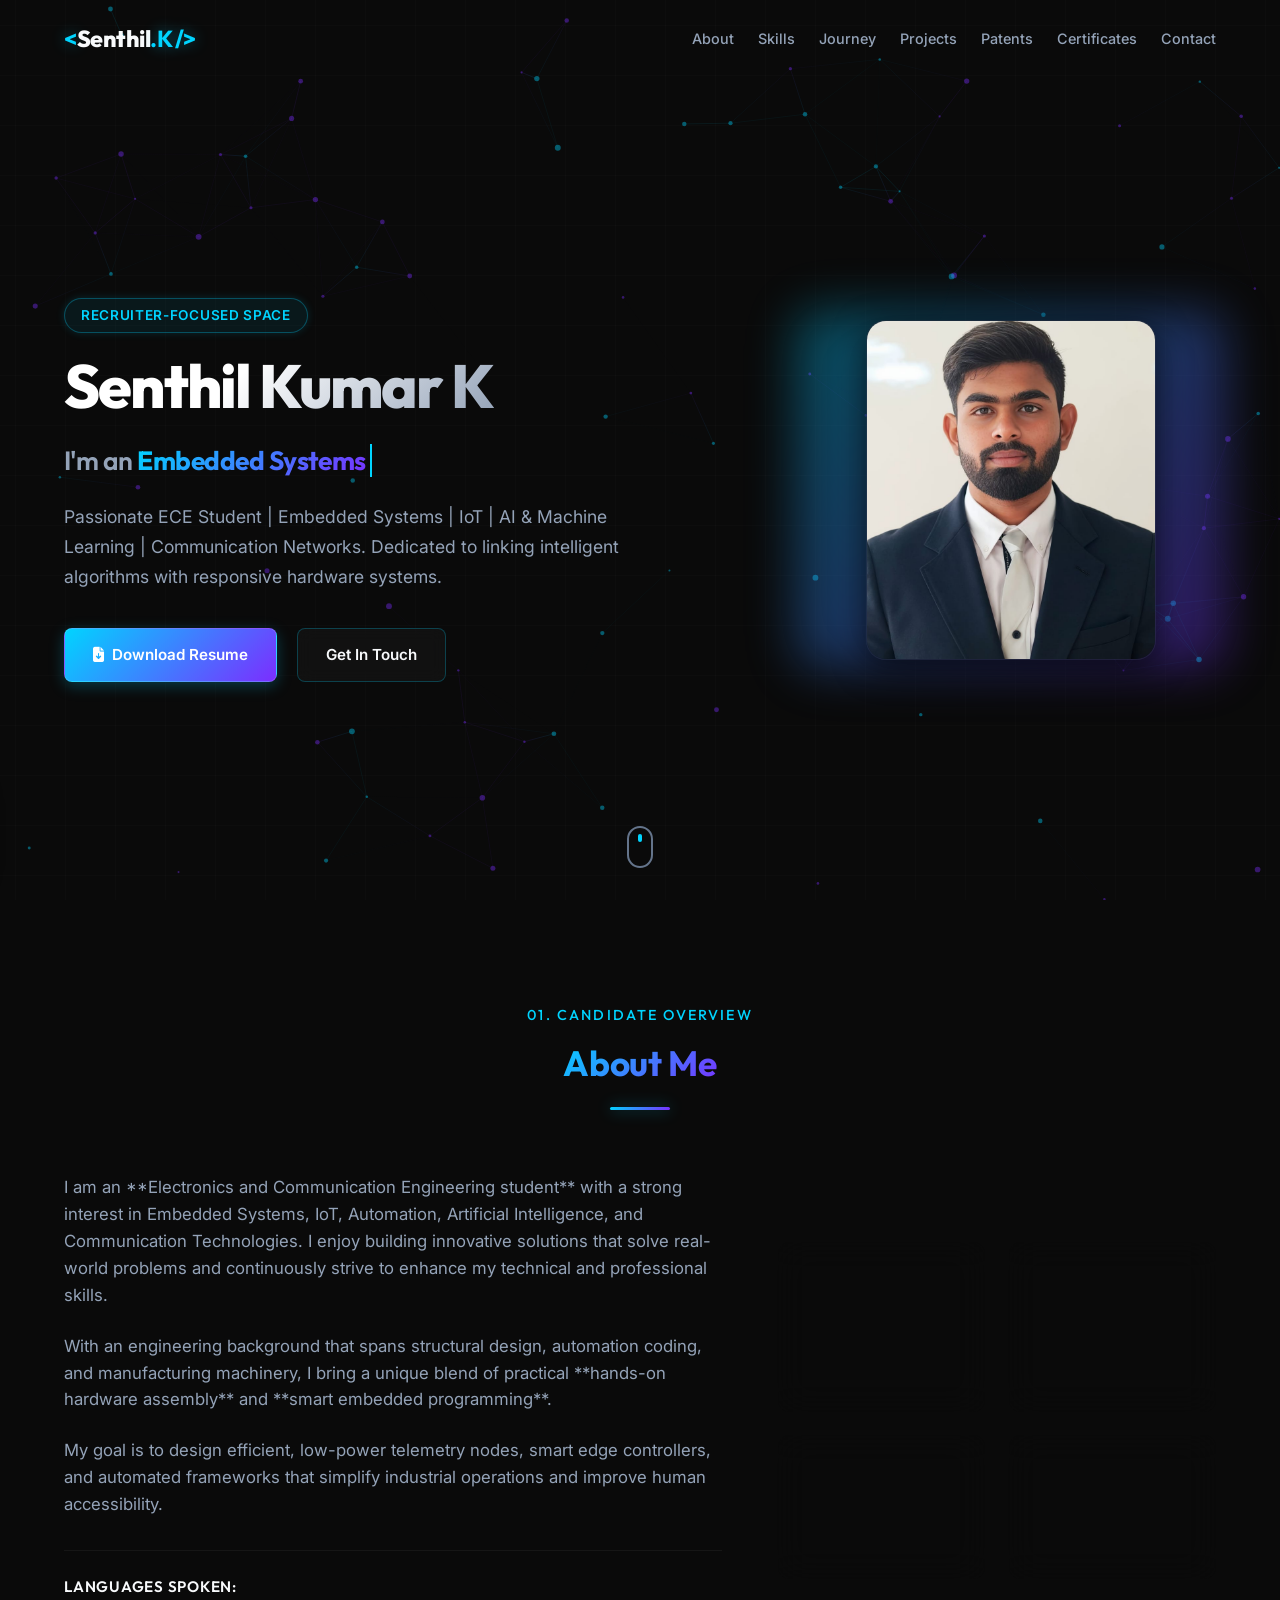
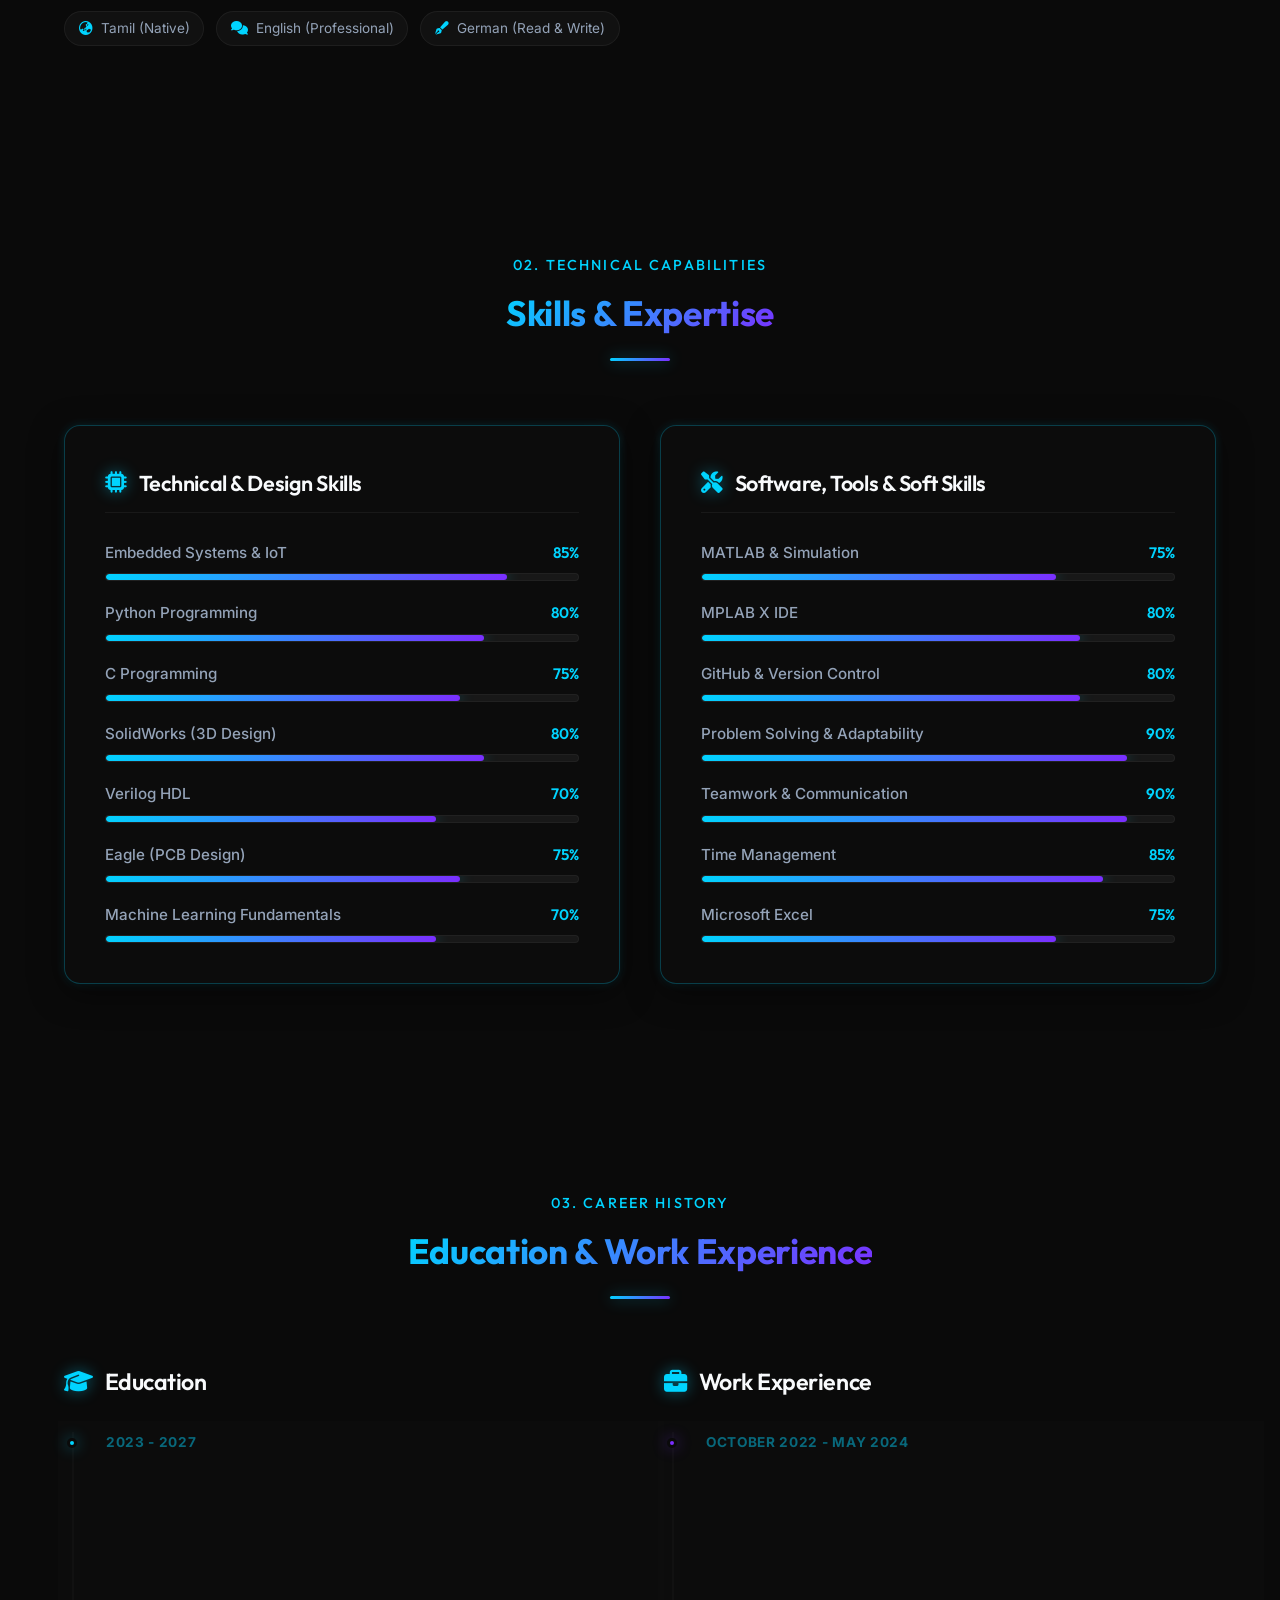
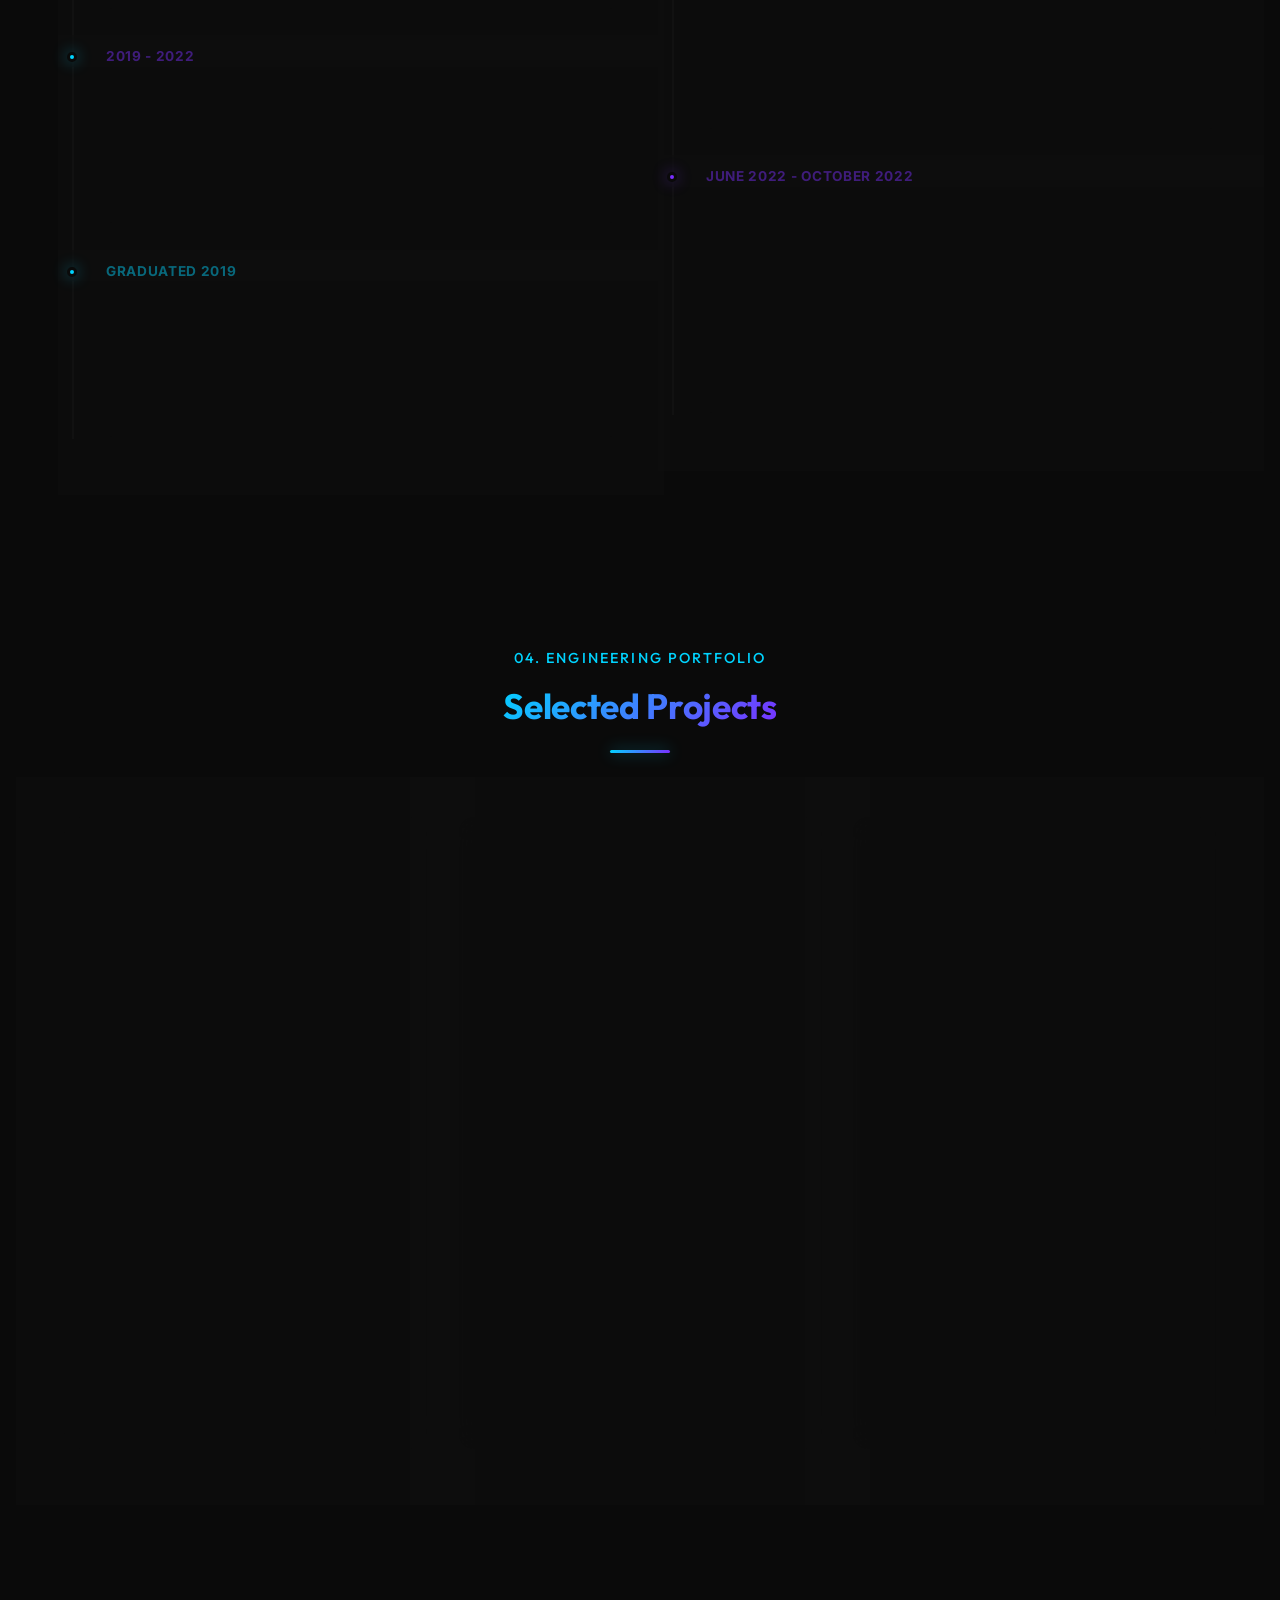
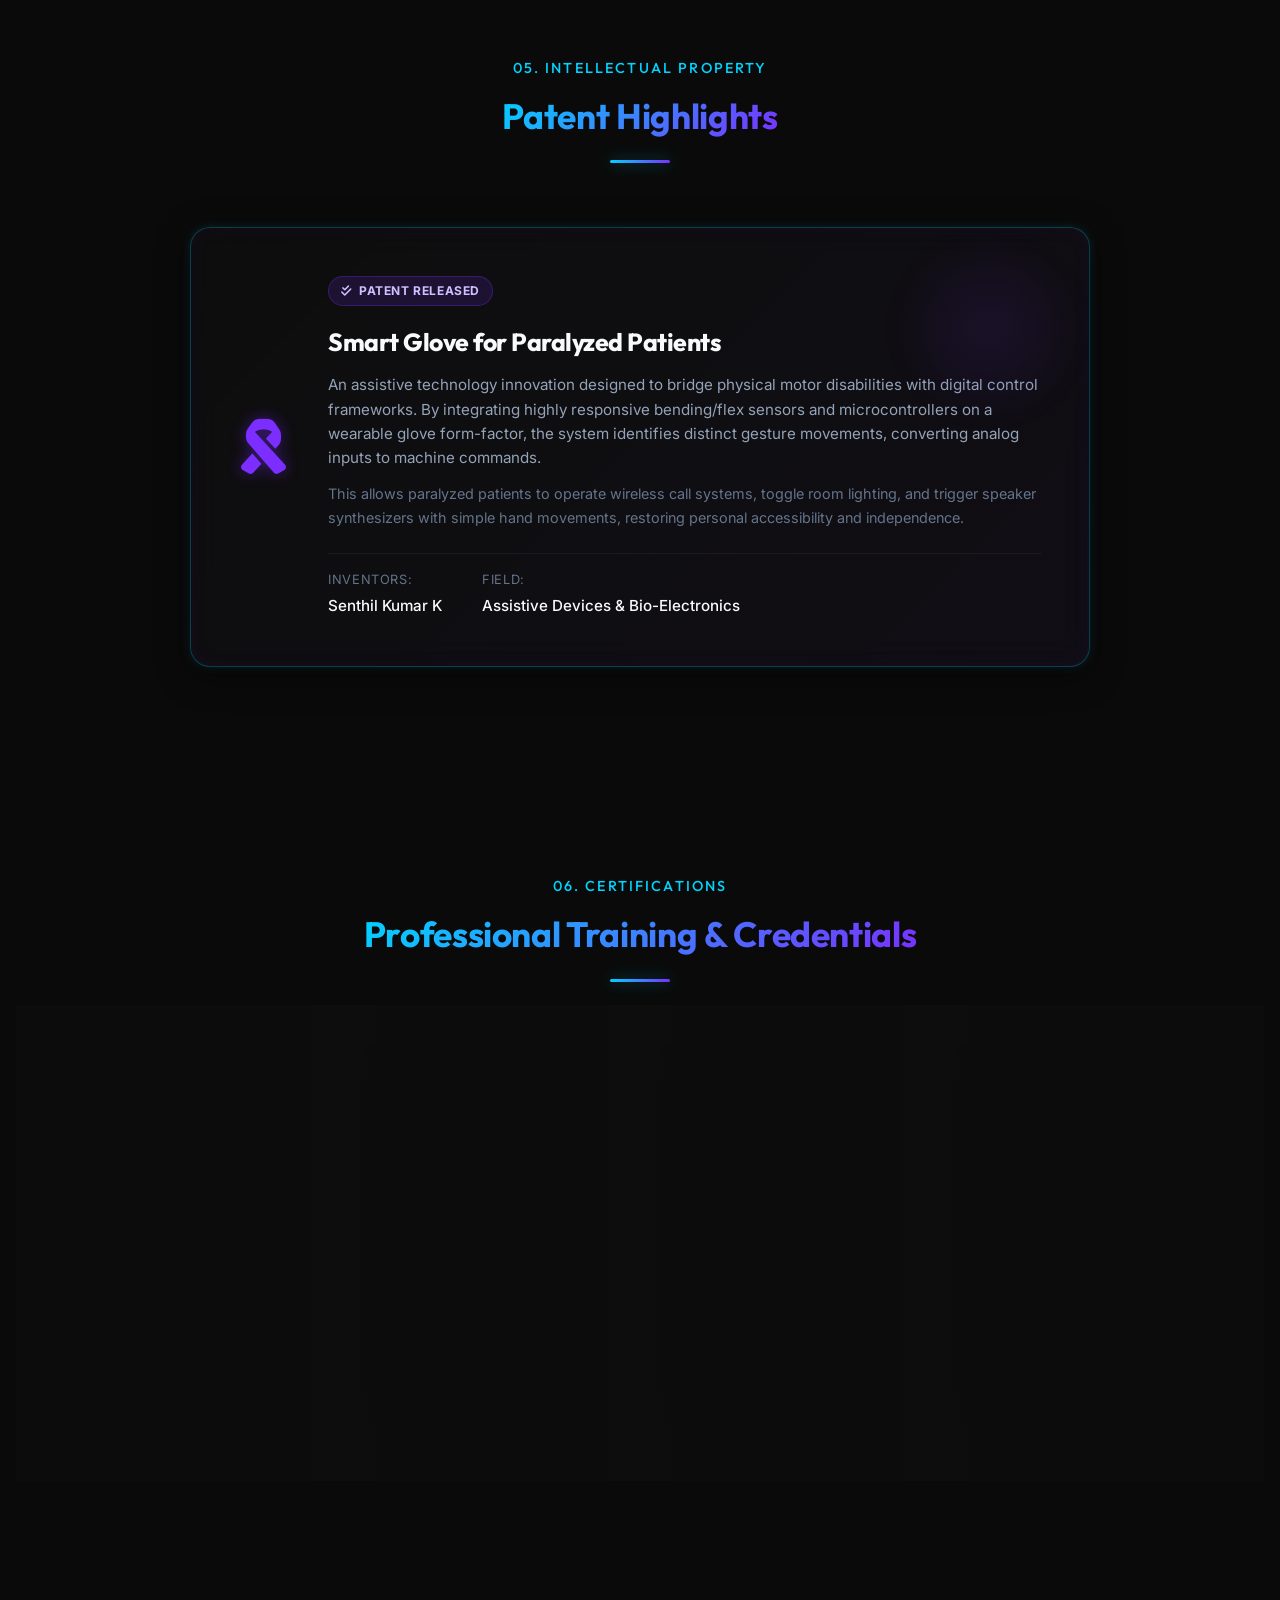
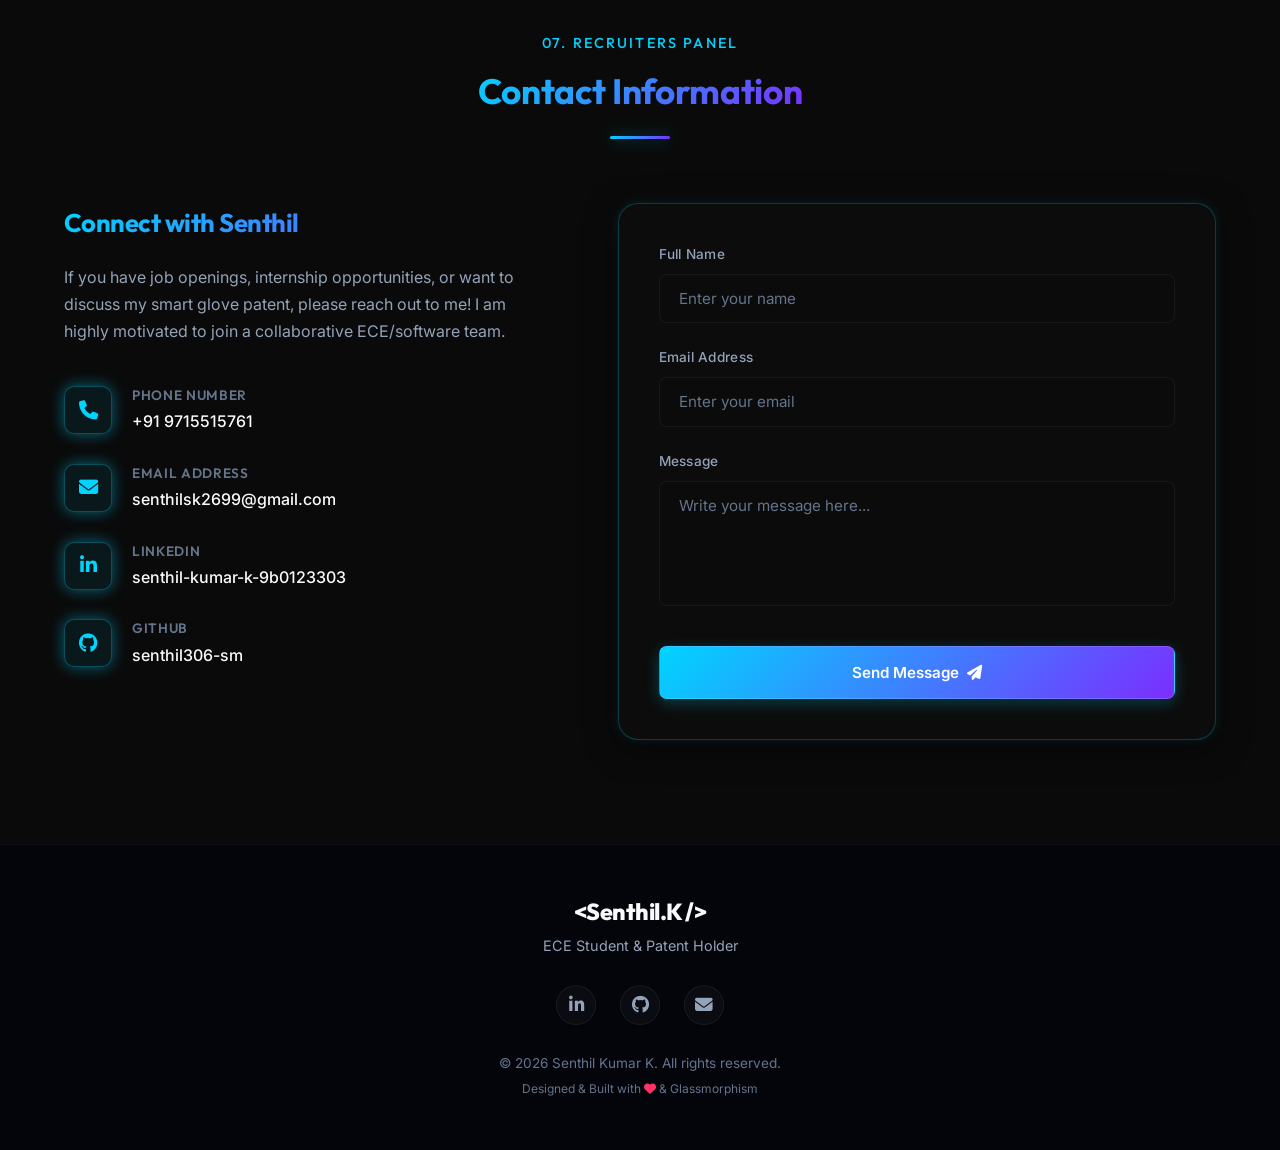
<file: index.html>
<!DOCTYPE html>
<html lang="en">
<head>
    <meta charset="UTF-8">
    <meta name="viewport" content="width=device-width, initial-scale=1.0">
    <title>Senthil Kumar K | ECE & Embedded Systems Portfolio</title>
    <meta name="description" content="Professional portfolio of Senthil Kumar K, an ECE student specializing in Embedded Systems, IoT, AI, and Automation. View projects, experience, and patent achievements.">
    <meta name="keywords" content="Senthil Kumar K, ECE, Embedded Systems, IoT, SNS College of Technology, Smart Glove Patent, Portfolio, Recruiter">
    <meta name="author" content="Senthil Kumar K">
    
    <!-- Open Graph / Facebook -->
    <meta property="og:type" content="website">
    <meta property="og:title" content="Senthil Kumar K | ECE Portfolio">
    <meta property="og:description" content="Recruiter-focused portfolio of Senthil Kumar K, ECE Student & Patent Holder.">
    <meta property="og:image" content="profile.jpg">
    
    <!-- Twitter -->
    <meta property="twitter:card" content="summary_large_image">
    <meta property="twitter:title" content="Senthil Kumar K | ECE Portfolio">
    <meta property="twitter:description" content="Recruiter-focused portfolio of Senthil Kumar K.">
    
    <!-- Google Fonts -->
    <link rel="preconnect" href="https://fonts.googleapis.com">
    <link rel="preconnect" href="https://fonts.gstatic.com" crossorigin>
    <link href="https://fonts.googleapis.com/css2?family=Inter:wght@300;400;500;600;700&family=Outfit:wght@400;500;600;700;800&display=swap" rel="stylesheet">
    
    <!-- Font Awesome Icons -->
    <link rel="stylesheet" href="https://cdnjs.cloudflare.com/ajax/libs/font-awesome/6.4.0/css/all.min.css">
    
    <!-- Stylesheet -->
    <link rel="stylesheet" href="style.css">
</head>
<body>
    
    <!-- Loading Animation -->
    <div id="loader" class="loader">
        <div class="loader-content">
            <div class="circuit-spinner"></div>
            <div class="loader-text">Loading Profile<span class="dots">...</span></div>
        </div>
    </div>

    <!-- Particle Background Canvas -->
    <canvas id="particle-canvas"></canvas>

    <!-- Header / Sticky Navigation Bar -->
    <header class="header">
        <div class="nav-container">
            <a href="#hero" class="logo" id="nav-logo">
                <span class="logo-accent">&lt;</span>Senthil<span class="logo-accent">.K /&gt;</span>
            </a>
            
            <!-- Mobile Menu Toggle Button -->
            <button class="mobile-menu-toggle" id="menu-toggle" aria-label="Toggle Menu">
                <span class="bar"></span>
                <span class="bar"></span>
                <span class="bar"></span>
            </button>
            
            <!-- Navigation Links -->
            <nav class="nav-menu" id="nav-menu">
                <ul>
                    <li><a href="#about" class="nav-link" id="link-about">About</a></li>
                    <li><a href="#skills" class="nav-link" id="link-skills">Skills</a></li>
                    <li><a href="#timeline" class="nav-link" id="link-timeline">Journey</a></li>
                    <li><a href="#projects" class="nav-link" id="link-projects">Projects</a></li>
                    <li><a href="#patent" class="nav-link" id="link-patent">Patents</a></li>
                    <li><a href="#certifications" class="nav-link" id="link-certifications">Certificates</a></li>
                    <li><a href="#contact" class="nav-link" id="link-contact">Contact</a></li>
                </ul>
            </nav>
        </div>
    </header>

    <main>
        <!-- 1. Hero Section -->
        <section id="hero" class="hero-section">
            <div class="container hero-container">
                <div class="hero-content">
                    <div class="glow-tag text-reveal">Recruiter-Focused Space</div>
                    <h1 class="hero-name text-reveal">Senthil Kumar K</h1>
                    <h2 class="hero-title text-reveal">
                        I'm an <span class="typing-text" id="typewriter-text"></span>
                    </h2>
                    <p class="hero-tagline text-reveal">
                        Passionate ECE Student | Embedded Systems | IoT | AI & Machine Learning | Communication Networks. Dedicated to linking intelligent algorithms with responsive hardware systems.
                    </p>
                    <div class="hero-cta text-reveal">
                        <a href="resume.pdf" download="Senthil_Kumar_K_Resume.pdf" class="btn btn-primary" id="btn-hero-resume">
                            <i class="fa-solid fa-file-arrow-down"></i> <span>Download Resume</span>
                        </a>
                        <a href="#contact" class="btn btn-secondary" id="btn-hero-contact">
                            <span>Get In Touch</span>
                        </a>
                    </div>
                </div>
                
                <div class="hero-image-container">
                    <div class="profile-glow-ring"></div>
                    <div class="profile-image-wrapper card-tilt">
                        <img src="profile.jpg" alt="Senthil Kumar K Profile" class="profile-image" id="profile-img">
                        <div class="profile-card-overlay">
                            <span class="overlay-name">Senthil Kumar K</span>
                            <span class="overlay-major">ECE Student & Patent Holder</span>
                        </div>
                    </div>
                </div>
            </div>
            <div class="scroll-indicator">
                <a href="#about" aria-label="Scroll Down">
                    <div class="mouse">
                        <div class="wheel"></div>
                    </div>
                </a>
            </div>
        </section>

        <!-- 2. About Me Section -->
        <section id="about" class="about-section section-padding">
            <div class="container">
                <div class="section-header">
                    <span class="subtitle">01. Candidate Overview</span>
                    <h2 class="section-title">About Me</h2>
                    <div class="header-underline"></div>
                </div>
                
                <div class="about-grid">
                    <div class="about-text scroll-reveal">
                        <p>
                            I am an **Electronics and Communication Engineering student** with a strong interest in Embedded Systems, IoT, Automation, Artificial Intelligence, and Communication Technologies. I enjoy building innovative solutions that solve real-world problems and continuously strive to enhance my technical and professional skills.
                        </p>
                        <p>
                            With an engineering background that spans structural design, automation coding, and manufacturing machinery, I bring a unique blend of practical **hands-on hardware assembly** and **smart embedded programming**.
                        </p>
                        <p>
                            My goal is to design efficient, low-power telemetry nodes, smart edge controllers, and automated frameworks that simplify industrial operations and improve human accessibility.
                        </p>
                        
                        <div class="languages-box">
                            <h4 class="languages-title">Languages Spoken:</h4>
                            <div class="language-tags">
                                <span class="lang-tag"><i class="fa-solid fa-earth-asia"></i> Tamil (Native)</span>
                                <span class="lang-tag"><i class="fa-solid fa-comments"></i> English (Professional)</span>
                                <span class="lang-tag"><i class="fa-solid fa-pen-fancy"></i> German (Read & Write)</span>
                            </div>
                        </div>
                    </div>
                    
                    <div class="about-stats scroll-reveal">
                        <div class="stat-card">
                            <span class="stat-num">1</span>
                            <span class="stat-label">Released Patent</span>
                        </div>
                        <div class="stat-card">
                            <span class="stat-num">3+</span>
                            <span class="stat-label">Core Hardware Projects</span>
                        </div>
                        <div class="stat-card">
                            <span class="stat-num">2 Years</span>
                            <span class="stat-label">Industrial Experience</span>
                        </div>
                        <div class="stat-card">
                            <span class="stat-num">7.5</span>
                            <span class="stat-label">B.E. CGPA Score</span>
                        </div>
                    </div>
                </div>
            </div>
        </section>

        <!-- 3. Skills Section with Progress Bars -->
        <section id="skills" class="skills-section section-padding">
            <div class="container">
                <div class="section-header">
                    <span class="subtitle">02. Technical Capabilities</span>
                    <h2 class="section-title">Skills & Expertise</h2>
                    <div class="header-underline"></div>
                </div>

                <div class="skills-category-grid">
                    <!-- Column 1: Technical & Design Skills -->
                    <div class="skill-category-card scroll-reveal">
                        <h3><i class="fa-solid fa-microchip"></i> Technical & Design Skills</h3>
                        <div class="skill-bars-list">
                            <!-- Skill 1 -->
                            <div class="skill-bar-item">
                                <div class="skill-info">
                                    <span class="skill-name">Embedded Systems & IoT</span>
                                    <span class="skill-pct">85%</span>
                                </div>
                                <div class="progress-track">
                                    <div class="progress-fill" data-progress="85%"></div>
                                </div>
                            </div>
                            <!-- Skill 2 -->
                            <div class="skill-bar-item">
                                <div class="skill-info">
                                    <span class="skill-name">Python Programming</span>
                                    <span class="skill-pct">80%</span>
                                </div>
                                <div class="progress-track">
                                    <div class="progress-fill" data-progress="80%"></div>
                                </div>
                            </div>
                            <!-- Skill 3 -->
                            <div class="skill-bar-item">
                                <div class="skill-info">
                                    <span class="skill-name">C Programming</span>
                                    <span class="skill-pct">75%</span>
                                </div>
                                <div class="progress-track">
                                    <div class="progress-fill" data-progress="75%"></div>
                                </div>
                            </div>
                            <!-- Skill 4 -->
                            <div class="skill-bar-item">
                                <div class="skill-info">
                                    <span class="skill-name">SolidWorks (3D Design)</span>
                                    <span class="skill-pct">80%</span>
                                </div>
                                <div class="progress-track">
                                    <div class="progress-fill" data-progress="80%"></div>
                                </div>
                            </div>
                            <!-- Skill 5 -->
                            <div class="skill-bar-item">
                                <div class="skill-info">
                                    <span class="skill-name">Verilog HDL</span>
                                    <span class="skill-pct">70%</span>
                                </div>
                                <div class="progress-track">
                                    <div class="progress-fill" data-progress="70%"></div>
                                </div>
                            </div>
                            <!-- Skill 6 -->
                            <div class="skill-bar-item">
                                <div class="skill-info">
                                    <span class="skill-name">Eagle (PCB Design)</span>
                                    <span class="skill-pct">75%</span>
                                </div>
                                <div class="progress-track">
                                    <div class="progress-fill" data-progress="75%"></div>
                                </div>
                            </div>
                            <!-- Skill 7 -->
                            <div class="skill-bar-item">
                                <div class="skill-info">
                                    <span class="skill-name">Machine Learning Fundamentals</span>
                                    <span class="skill-pct">70%</span>
                                </div>
                                <div class="progress-track">
                                    <div class="progress-fill" data-progress="70%"></div>
                                </div>
                            </div>
                        </div>
                    </div>

                    <!-- Column 2: Software Tools & Soft Skills -->
                    <div class="skill-category-card scroll-reveal">
                        <h3><i class="fa-solid fa-screwdriver-wrench"></i> Software, Tools & Soft Skills</h3>
                        <div class="skill-bars-list">
                            <!-- Skill 1 -->
                            <div class="skill-bar-item">
                                <div class="skill-info">
                                    <span class="skill-name">MATLAB & Simulation</span>
                                    <span class="skill-pct">75%</span>
                                </div>
                                <div class="progress-track">
                                    <div class="progress-fill" data-progress="75%"></div>
                                </div>
                            </div>
                            <!-- Skill 2 -->
                            <div class="skill-bar-item">
                                <div class="skill-info">
                                    <span class="skill-name">MPLAB X IDE</span>
                                    <span class="skill-pct">80%</span>
                                </div>
                                <div class="progress-track">
                                    <div class="progress-fill" data-progress="80%"></div>
                                </div>
                            </div>
                            <!-- Skill 3 -->
                            <div class="skill-bar-item">
                                <div class="skill-info">
                                    <span class="skill-name">GitHub & Version Control</span>
                                    <span class="skill-pct">80%</span>
                                </div>
                                <div class="progress-track">
                                    <div class="progress-fill" data-progress="80%"></div>
                                </div>
                            </div>
                            <!-- Skill 4 -->
                            <div class="skill-bar-item">
                                <div class="skill-info">
                                    <span class="skill-name">Problem Solving & Adaptability</span>
                                    <span class="skill-pct">90%</span>
                                </div>
                                <div class="progress-track">
                                    <div class="progress-fill" data-progress="90%"></div>
                                </div>
                            </div>
                            <!-- Skill 5 -->
                            <div class="skill-bar-item">
                                <div class="skill-info">
                                    <span class="skill-name">Teamwork & Communication</span>
                                    <span class="skill-pct">90%</span>
                                </div>
                                <div class="progress-track">
                                    <div class="progress-fill" data-progress="90%"></div>
                                </div>
                            </div>
                            <!-- Skill 6 -->
                            <div class="skill-bar-item">
                                <div class="skill-info">
                                    <span class="skill-name">Time Management</span>
                                    <span class="skill-pct">85%</span>
                                </div>
                                <div class="progress-track">
                                    <div class="progress-fill" data-progress="85%"></div>
                                </div>
                            </div>
                            <!-- Skill 7 -->
                            <div class="skill-bar-item">
                                <div class="skill-info">
                                    <span class="skill-name">Microsoft Excel</span>
                                    <span class="skill-pct">75%</span>
                                </div>
                                <div class="progress-track">
                                    <div class="progress-fill" data-progress="75%"></div>
                                </div>
                            </div>
                        </div>
                    </div>
                </div>
            </div>
        </section>

        <!-- 4. Combined Education & Experience timelines -->
        <section id="timeline" class="timeline-section section-padding">
            <div class="container">
                <div class="section-header">
                    <span class="subtitle">03. Career History</span>
                    <h2 class="section-title">Education & Work Experience</h2>
                    <div class="header-underline"></div>
                </div>

                <div class="dual-timeline-grid">
                    <!-- Left Timeline: Education -->
                    <div class="timeline-column scroll-reveal">
                        <h3 class="column-title"><i class="fa-solid fa-graduation-cap"></i> Education</h3>
                        <div class="sub-timeline">
                            
                            <!-- B.E. Card -->
                            <div class="sub-timeline-item">
                                <div class="sub-timeline-dot"></div>
                                <div class="sub-timeline-date">2023 - 2027</div>
                                <div class="sub-timeline-content">
                                    <h4 class="edu-degree">Bachelor of Engineering (ECE)</h4>
                                    <p class="edu-inst">SNS College of Technology</p>
                                    <div class="timeline-score-badge">CGPA: 7.5</div>
                                </div>
                            </div>

                            <!-- Diploma Card -->
                            <div class="sub-timeline-item">
                                <div class="sub-timeline-dot"></div>
                                <div class="sub-timeline-date">2019 - 2022</div>
                                <div class="sub-timeline-content">
                                    <h4 class="edu-degree">Diploma in Engineering</h4>
                                    <p class="edu-inst">Sri Ranganathar Institute of Polytechnic College</p>
                                    <div class="timeline-score-badge">Percentage: 86%</div>
                                </div>
                            </div>

                            <!-- SSLC Card -->
                            <div class="sub-timeline-item">
                                <div class="sub-timeline-dot"></div>
                                <div class="sub-timeline-date">Graduated 2019</div>
                                <div class="sub-timeline-content">
                                    <h4 class="edu-degree">SSLC Secondary Schooling</h4>
                                    <p class="edu-inst">Government High School</p>
                                    <div class="timeline-score-badge">Percentage: 58%</div>
                                </div>
                            </div>

                        </div>
                    </div>

                    <!-- Right Timeline: Work Experience -->
                    <div class="timeline-column scroll-reveal">
                        <h3 class="column-title"><i class="fa-solid fa-briefcase"></i> Work Experience</h3>
                        <div class="sub-timeline">

                            <!-- Job 1 -->
                            <div class="sub-timeline-item">
                                <div class="sub-timeline-dot experience-dot"></div>
                                <div class="sub-timeline-date">October 2022 - May 2024</div>
                                <div class="sub-timeline-content">
                                    <h4 class="work-role">Machine Operator</h4>
                                    <p class="work-company">Js Autocast India Pvt Ltd</p>
                                    <ul class="work-tasks">
                                        <li>Operated advanced Mazak and DMG machining systems.</li>
                                        <li>Performed high-precision quality inspections of products.</li>
                                        <li>Used ERP manufacturing database systems for production tracking.</li>
                                        <li>Optimized machine cycles to ensure quality and timeline efficiency.</li>
                                    </ul>
                                </div>
                            </div>

                            <!-- Job 2 -->
                            <div class="sub-timeline-item">
                                <div class="sub-timeline-dot experience-dot"></div>
                                <div class="sub-timeline-date">June 2022 - October 2022</div>
                                <div class="sub-timeline-content">
                                    <h4 class="work-role">Machine Operator</h4>
                                    <p class="work-company">Water Tec India Pvt Ltd</p>
                                    <ul class="work-tasks">
                                        <li>Handled high-volume assembly and fabrication of bathroom fittings.</li>
                                        <li>Executed regular structural quality testing and inspections.</li>
                                        <li>Provided general machine maintenance and calibration support.</li>
                                    </ul>
                                </div>
                            </div>

                        </div>
                    </div>
                </div>
            </div>
        </section>

        <!-- 5. Projects Section -->
        <section id="projects" class="projects-section section-padding">
            <div class="container">
                <div class="section-header">
                    <span class="subtitle">04. Engineering Portfolio</span>
                    <h2 class="section-title">Selected Projects</h2>
                    <div class="header-underline"></div>
                </div>

                <div class="projects-grid">
                    <!-- Project 1 (Patented Smart Glove) -->
                    <article class="project-card patent-featured scroll-reveal">
                        <div class="project-image-box">
                            <i class="fa-solid fa-hand-sparkles project-default-icon"></i>
                            <div class="project-badge">Patented Idea</div>
                        </div>
                        <div class="project-content">
                            <h3 class="project-title">Smart Glove for Paralyzed Patients</h3>
                            <p class="project-desc">
                                Developed an assistive tech smart glove featuring custom sensors and microcontrollers that converts fine finger and hand motions into electrical signals to control communication screens and smart home appliances, increasing mobility for paralyzed individuals.
                            </p>
                            <div class="project-tech">
                                <span>Sensors</span>
                                <span>Microcontrollers</span>
                                <span>Embedded Systems</span>
                                <span>Assistive Tech</span>
                            </div>
                            <div class="project-links">
                                <a href="https://github.com/senthil306-sm" target="_blank" rel="noopener" class="btn-project-link" id="btn-project-glove-github">
                                    <i class="fa-brands fa-github"></i> GitHub
                                </a>
                                <a href="#patent" class="btn-project-link btn-project-demo" id="btn-project-glove-patent">
                                    <i class="fa-solid fa-certificate"></i> View Patent
                                </a>
                            </div>
                        </div>
                    </article>

                    <!-- Project 2 (Automated Speed Control) -->
                    <article class="project-card scroll-reveal">
                        <div class="project-image-box">
                            <i class="fa-solid fa-gauge-high project-default-icon"></i>
                            <div class="project-badge">Automation</div>
                        </div>
                        <div class="project-content">
                            <h3 class="project-title">Automated Speed Control System</h3>
                            <p class="project-desc">
                                Designed a closed-loop DC motor speed regulation system using feedback sensors and a microcontroller to automatically correct shaft velocity under shifting physical load constraints.
                            </p>
                            <div class="project-tech">
                                <span>Sensors</span>
                                <span>Motor Control</span>
                                <span>Microcontrollers</span>
                                <span>PID Logic</span>
                            </div>
                            <div class="project-links">
                                <a href="https://github.com/senthil306-sm" target="_blank" rel="noopener" class="btn-project-link" id="btn-project-speed-github">
                                    <i class="fa-brands fa-github"></i> GitHub
                                </a>
                                <a href="#" target="_blank" rel="noopener" class="btn-project-link btn-project-demo" id="btn-project-speed-demo">
                                    <i class="fa-solid fa-arrow-up-right-from-square"></i> Demo
                                </a>
                            </div>
                        </div>
                    </article>

                    <!-- Project 3 (Gas Spring Trolley) -->
                    <article class="project-card scroll-reveal">
                        <div class="project-image-box">
                            <i class="fa-solid fa-dolly project-default-icon"></i>
                            <div class="project-badge">Mechanical Design</div>
                        </div>
                        <div class="project-content">
                            <h3 class="project-title">Automated Gas Spring Trolley</h3>
                            <p class="project-desc">
                                Engineered an automated gas spring logistics trolley in SolidWorks for heavy industrial material handling. The design minimizes user strain by absorbing lifting momentum through pressurized pneumatic pistons.
                            </p>
                            <div class="project-tech">
                                <span>SolidWorks</span>
                                <span>Automation</span>
                                <span>Gas Spring System</span>
                                <span>Industrial Safety</span>
                            </div>
                            <div class="project-links">
                                <a href="https://github.com/senthil306-sm" target="_blank" rel="noopener" class="btn-project-link" id="btn-project-trolley-github">
                                    <i class="fa-brands fa-github"></i> GitHub
                                </a>
                                <a href="#" target="_blank" rel="noopener" class="btn-project-link btn-project-demo" id="btn-project-trolley-demo">
                                    <i class="fa-solid fa-arrow-up-right-from-square"></i> Demo
                                </a>
                            </div>
                        </div>
                    </article>
                </div>
            </div>
        </section>

        <!-- 6. Patent Highlight Section -->
        <section id="patent" class="patent-section section-padding">
            <div class="container">
                <div class="section-header">
                    <span class="subtitle">05. Intellectual Property</span>
                    <h2 class="section-title">Patent Highlights</h2>
                    <div class="header-underline"></div>
                </div>

                <div class="patent-showcase-card scroll-reveal">
                    <div class="patent-icon-wrapper">
                        <i class="fa-solid fa-ribbon"></i>
                    </div>
                    <div class="patent-details-content">
                        <span class="patent-status-badge"><i class="fa-solid fa-check-double"></i> PATENT RELEASED</span>
                        <h3 class="patent-card-title">Smart Glove for Paralyzed Patients</h3>
                        <p class="patent-card-desc">
                            An assistive technology innovation designed to bridge physical motor disabilities with digital control frameworks. By integrating highly responsive bending/flex sensors and microcontrollers on a wearable glove form-factor, the system identifies distinct gesture movements, converting analog inputs to machine commands. 
                        </p>
                        <p class="patent-card-subdesc">
                            This allows paralyzed patients to operate wireless call systems, toggle room lighting, and trigger speaker synthesizers with simple hand movements, restoring personal accessibility and independence.
                        </p>
                        <div class="patent-specs-grid">
                            <div class="spec-item">
                                <span class="spec-label">Inventors:</span>
                                <span class="spec-value">Senthil Kumar K</span>
                            </div>
                            <div class="spec-item">
                                <span class="spec-label">Field:</span>
                                <span class="spec-value">Assistive Devices & Bio-Electronics</span>
                            </div>
                        </div>
                    </div>
                </div>
            </div>
        </section>

        <!-- 7. Certifications Section -->
        <section id="certifications" class="certifications-section section-padding">
            <div class="container">
                <div class="section-header">
                    <span class="subtitle">06. Certifications</span>
                    <h2 class="section-title">Professional Training & Credentials</h2>
                    <div class="header-underline"></div>
                </div>

                <div class="certifications-grid">
                    <!-- Cert 1 -->
                    <div class="cert-card scroll-reveal">
                        <div class="cert-icon"><i class="fa-brands fa-microsoft"></i></div>
                        <h3 class="cert-title">Microsoft Azure Fundamentals</h3>
                        <p class="cert-desc">Core cloud computing concepts, Azure services, database management, security principles, and privacy operations.</p>
                        <span class="cert-year">2025</span>
                    </div>

                    <!-- Cert 2 -->
                    <div class="cert-card scroll-reveal">
                        <div class="cert-icon"><i class="fa-brands fa-aws"></i></div>
                        <h3 class="cert-title">AWS Machine Learning Foundations</h3>
                        <p class="cert-desc">Underlying cloud ML pipelines, data preparation models, computer vision APIs, and training datasets on AWS SageMaker.</p>
                        <span class="cert-year">2025</span>
                    </div>

                    <!-- Cert 3 -->
                    <div class="cert-card scroll-reveal">
                        <div class="cert-icon"><i class="fa-solid fa-snowflake"></i></div>
                        <h3 class="cert-title">SnowPro Associate</h3>
                        <p class="cert-desc">Detailed warehousing concepts, Snowflake core architecture, scalable database queries, and virtual computing layers.</p>
                        <span class="cert-year">Certified</span>
                    </div>

                    <!-- Cert 4 -->
                    <div class="cert-card scroll-reveal">
                        <div class="cert-icon"><i class="fa-brands fa-salesforce"></i></div>
                        <h3 class="cert-title">Agentforce Specialist</h3>
                        <p class="cert-desc">Credential in deploying Salesforce Agentforce framework, creating intelligent automated agents, and CRM action flows.</p>
                        <span class="cert-year">Salesforce</span>
                    </div>
                </div>
            </div>
        </section>

        <!-- 8. Contact Section -->
        <section id="contact" class="contact-section section-padding">
            <div class="container">
                <div class="section-header">
                    <span class="subtitle">07. Recruiters Panel</span>
                    <h2 class="section-title">Contact Information</h2>
                    <div class="header-underline"></div>
                </div>

                <div class="contact-grid">
                    <!-- Info Column -->
                    <div class="contact-info scroll-reveal">
                        <h3>Connect with Senthil</h3>
                        <p>
                            If you have job openings, internship opportunities, or want to discuss my smart glove patent, please reach out to me! I am highly motivated to join a collaborative ECE/software team.
                        </p>
                        
                        <div class="info-list">
                            <div class="info-item">
                                <i class="fa-solid fa-phone info-icon"></i>
                                <div>
                                    <h4>Phone Number</h4>
                                    <a href="tel:+919715515761" id="phone-link">+91 9715515761</a>
                                </div>
                            </div>
                            <div class="info-item">
                                <i class="fa-solid fa-envelope info-icon"></i>
                                <div>
                                    <h4>Email Address</h4>
                                    <a href="mailto:senthilsk2699@gmail.com" id="mail-link">senthilsk2699@gmail.com</a>
                                </div>
                            </div>
                            <div class="info-item">
                                <i class="fa-brands fa-linkedin-in info-icon"></i>
                                <div>
                                    <h4>LinkedIn</h4>
                                    <a href="https://linkedin.com/in/senthil-kumar-k-9b0123303" target="_blank" rel="noopener" id="linkedin-link">senthil-kumar-k-9b0123303</a>
                                </div>
                            </div>
                            <div class="info-item">
                                <i class="fa-brands fa-github info-icon"></i>
                                <div>
                                    <h4>GitHub</h4>
                                    <a href="https://github.com/senthil306-sm" target="_blank" rel="noopener" id="github-link">senthil306-sm</a>
                                </div>
                            </div>
                        </div>
                    </div>

                    <!-- Form Column -->
                    <div class="contact-form-wrapper scroll-reveal">
                        <form id="contact-form" class="contact-form">
                            <div class="form-group">
                                <label for="form-name">Full Name</label>
                                <div class="input-wrapper">
                                    <input type="text" id="form-name" name="name" required placeholder="Enter your name">
                                    <span class="focus-border"></span>
                                </div>
                            </div>
                            <div class="form-group">
                                <label for="form-email">Email Address</label>
                                <div class="input-wrapper">
                                    <input type="email" id="form-email" name="email" required placeholder="Enter your email">
                                    <span class="focus-border"></span>
                                </div>
                            </div>
                            <div class="form-group">
                                <label for="form-message">Message</label>
                                <div class="input-wrapper">
                                    <textarea id="form-message" name="message" required rows="5" placeholder="Write your message here..."></textarea>
                                    <span class="focus-border"></span>
                                </div>
                            </div>
                            
                            <button type="submit" class="btn btn-primary btn-submit" id="btn-submit-contact">
                                <span>Send Message</span> <i class="fa-solid fa-paper-plane"></i>
                            </button>
                        </form>
                    </div>
                </div>
            </div>
        </section>
    </main>

    <!-- Professional Footer -->
    <footer class="footer">
        <div class="container footer-container">
            <div class="footer-brand">
                <a href="#hero" class="logo">&lt;Senthil.K /&gt;</a>
                <p>ECE Student &amp; Patent Holder</p>
            </div>
            
            <div class="footer-socials">
                <a href="https://linkedin.com/in/senthil-kumar-k-9b0123303" target="_blank" rel="noopener" aria-label="LinkedIn" id="footer-linkedin"><i class="fa-brands fa-linkedin-in"></i></a>
                <a href="https://github.com/senthil306-sm" target="_blank" rel="noopener" aria-label="GitHub" id="footer-github"><i class="fa-brands fa-github"></i></a>
                <a href="mailto:senthilsk2699@gmail.com" aria-label="Email" id="footer-email"><i class="fa-solid fa-envelope"></i></a>
            </div>
            
            <div class="footer-copyright">
                <p>&copy; 2026 Senthil Kumar K. All rights reserved.</p>
                <p class="footer-subtext">Designed & Built with <i class="fa-solid fa-heart animate-heart"></i> & Glassmorphism</p>
            </div>
        </div>
    </footer>

    <!-- Back to Top Button with Scroll Progress -->
    <button id="back-to-top" class="back-to-top" aria-label="Back to Top">
        <svg class="progress-ring" width="48" height="48">
            <circle class="progress-ring__circle" stroke="#00D4FF" stroke-width="3" fill="transparent" r="21" cx="24" cy="24"/>
        </svg>
        <i class="fa-solid fa-arrow-up arrow-icon"></i>
    </button>

    <!-- Toast Notification container -->
    <div id="toast" class="toast">
        <div class="toast-content">
            <i class="fa-solid fa-circle-check toast-icon"></i>
            <div class="toast-details">
                <span class="toast-title">Message Sent!</span>
                <span class="toast-msg">Thank you, I'll get back to you soon.</span>
            </div>
        </div>
    </div>

    <!-- JavaScript File -->
    <script src="script.js"></script>
</body>
</html>
</file>
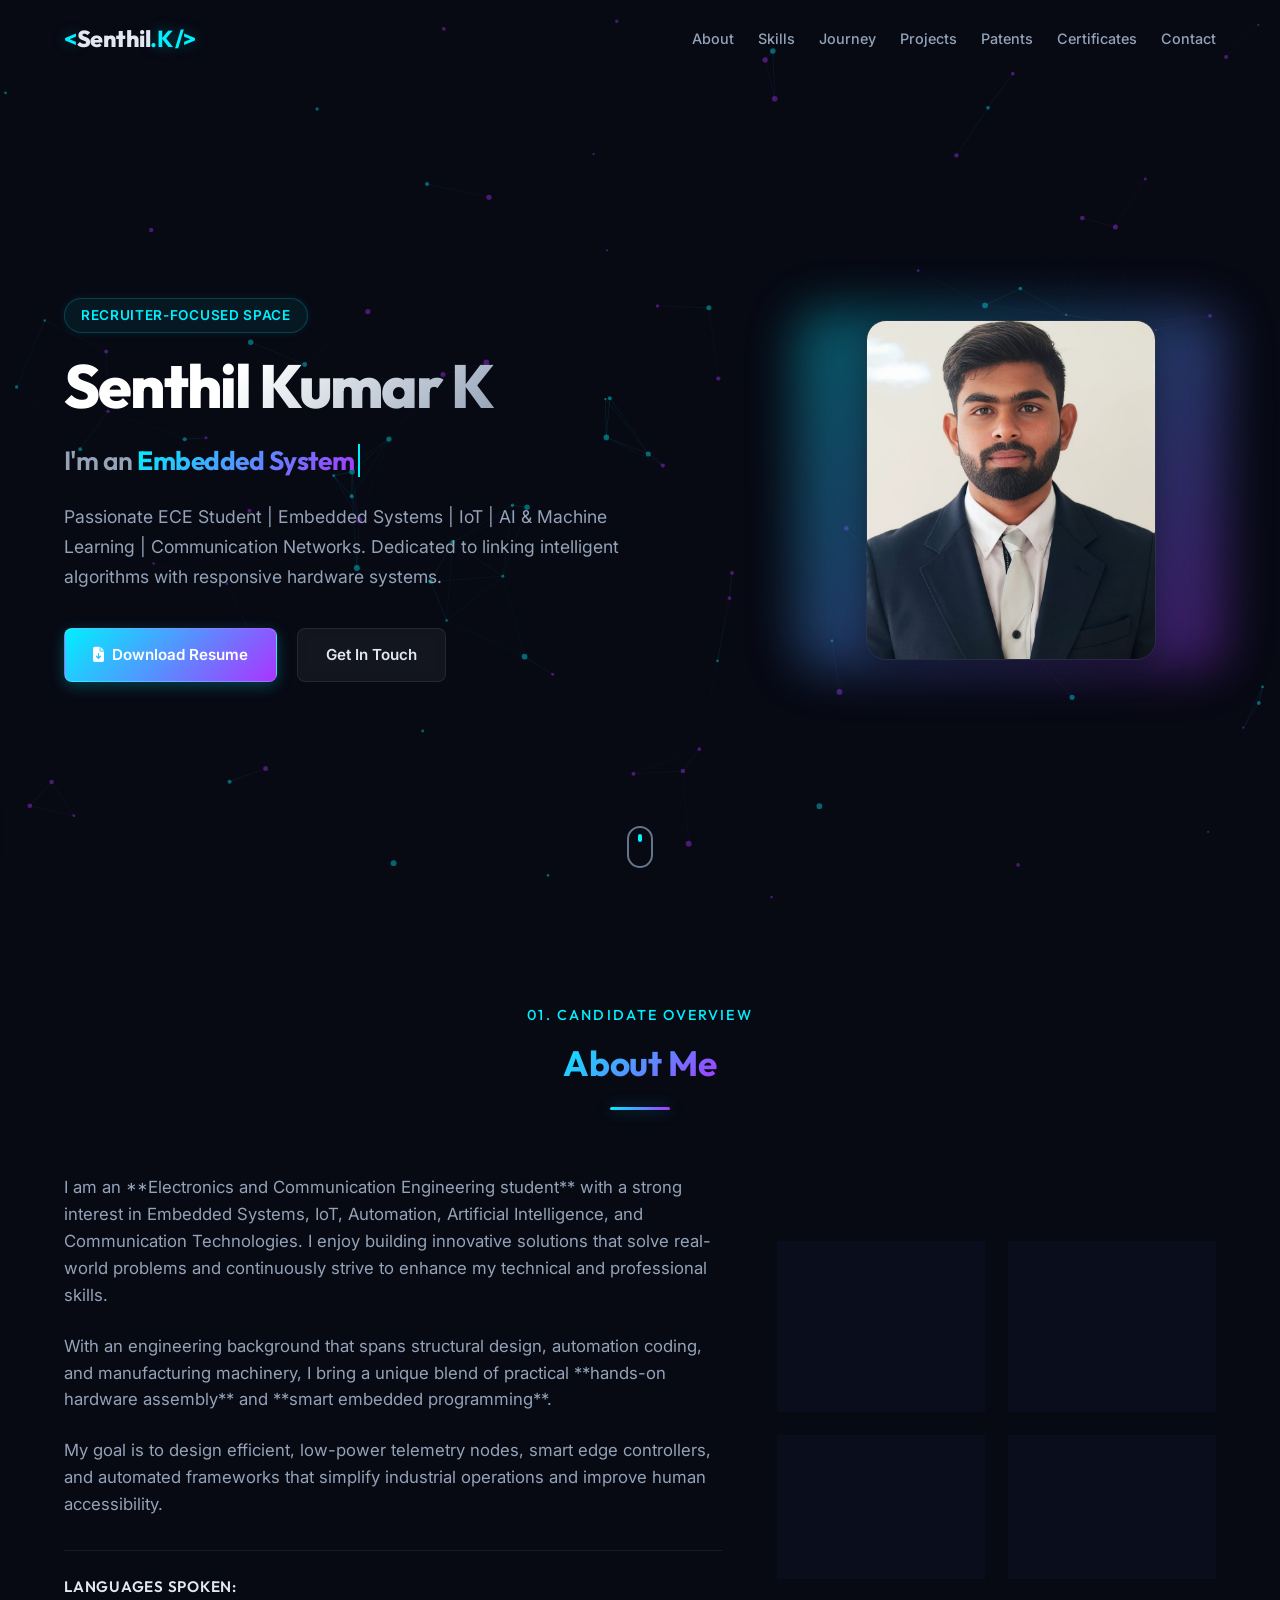
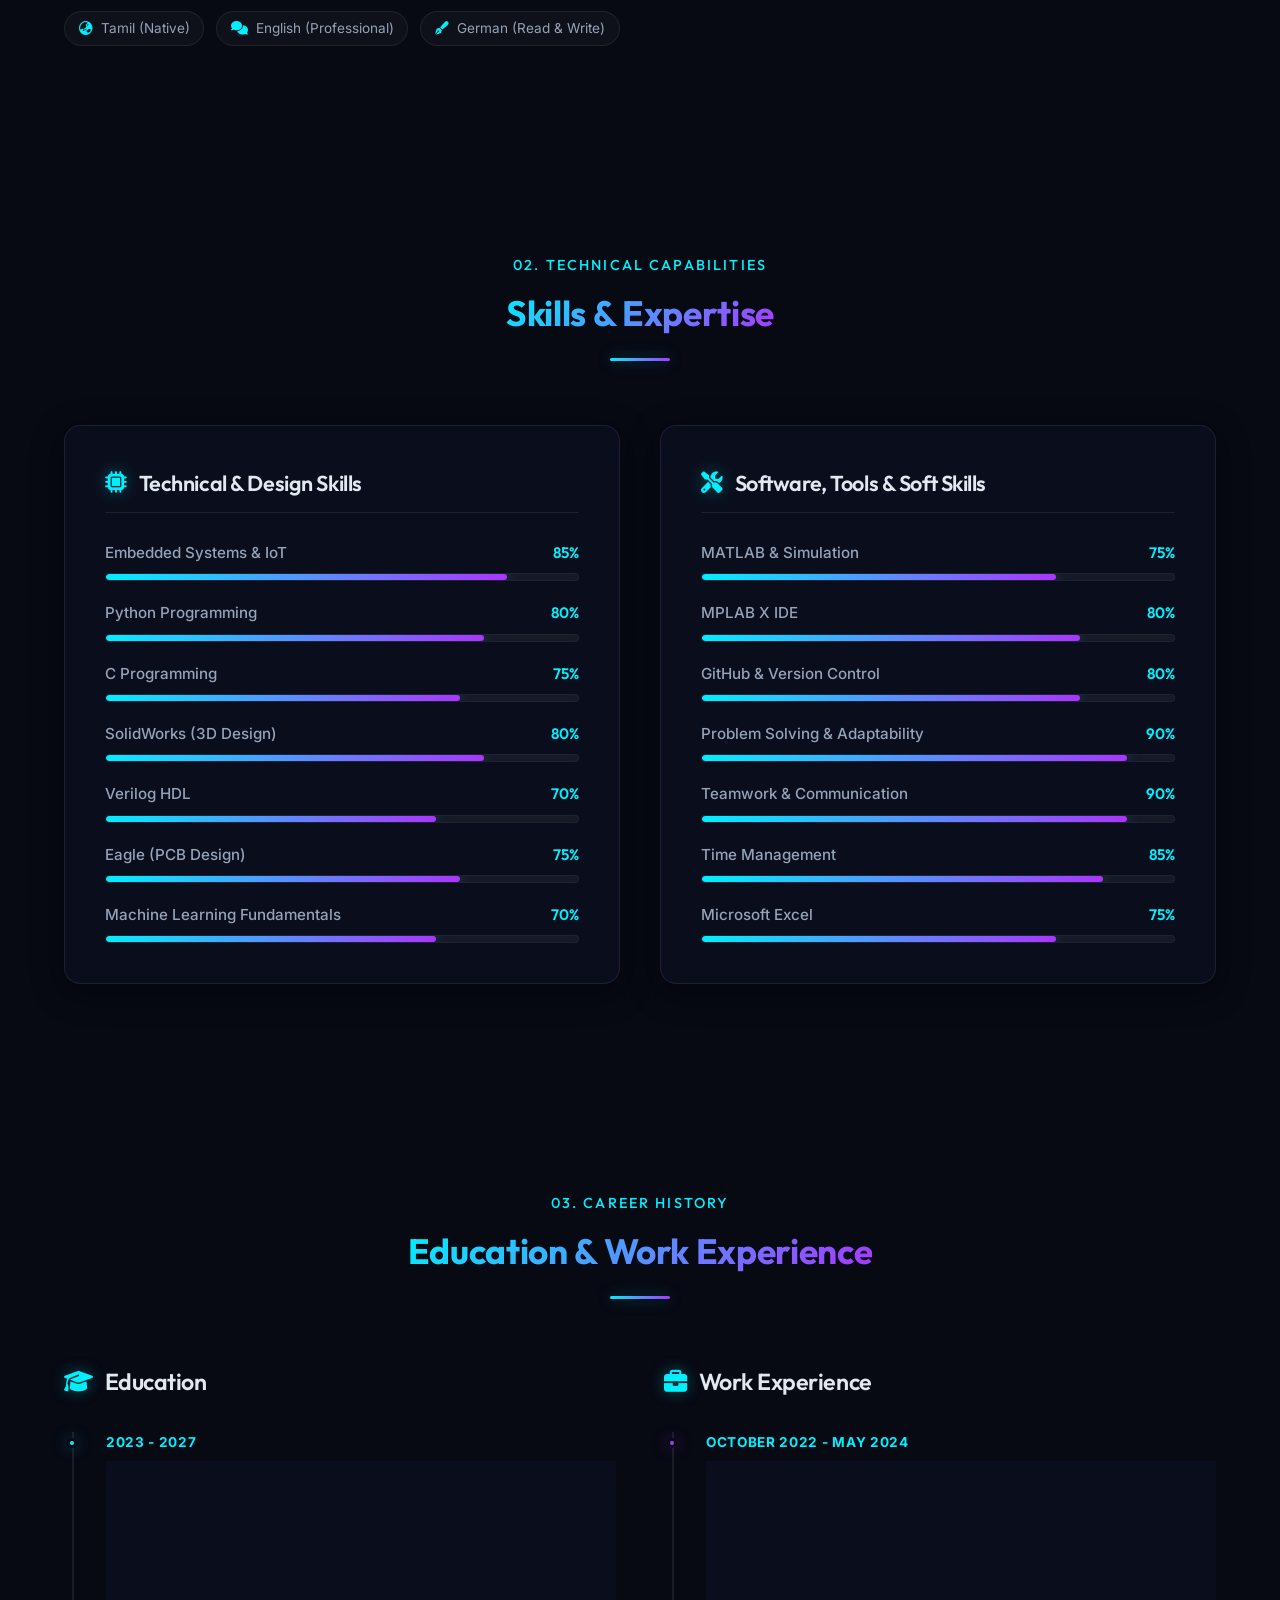
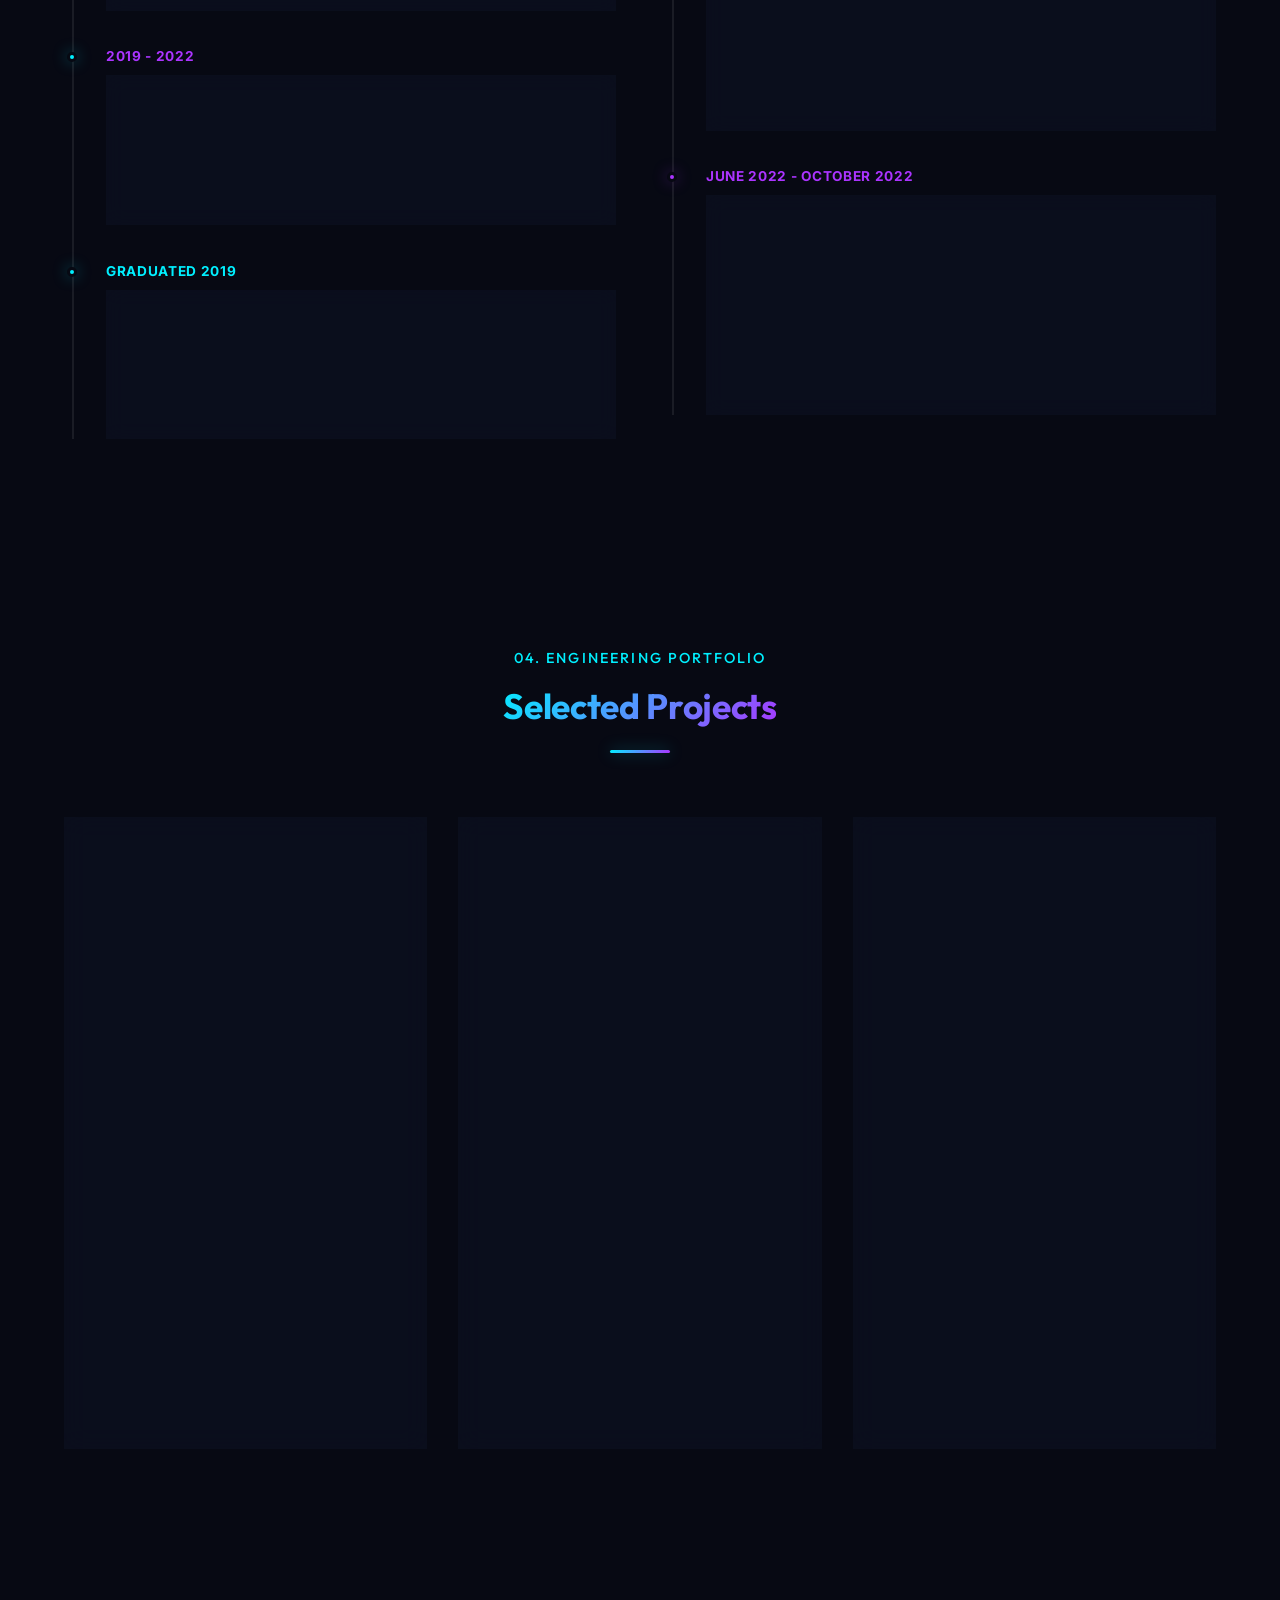
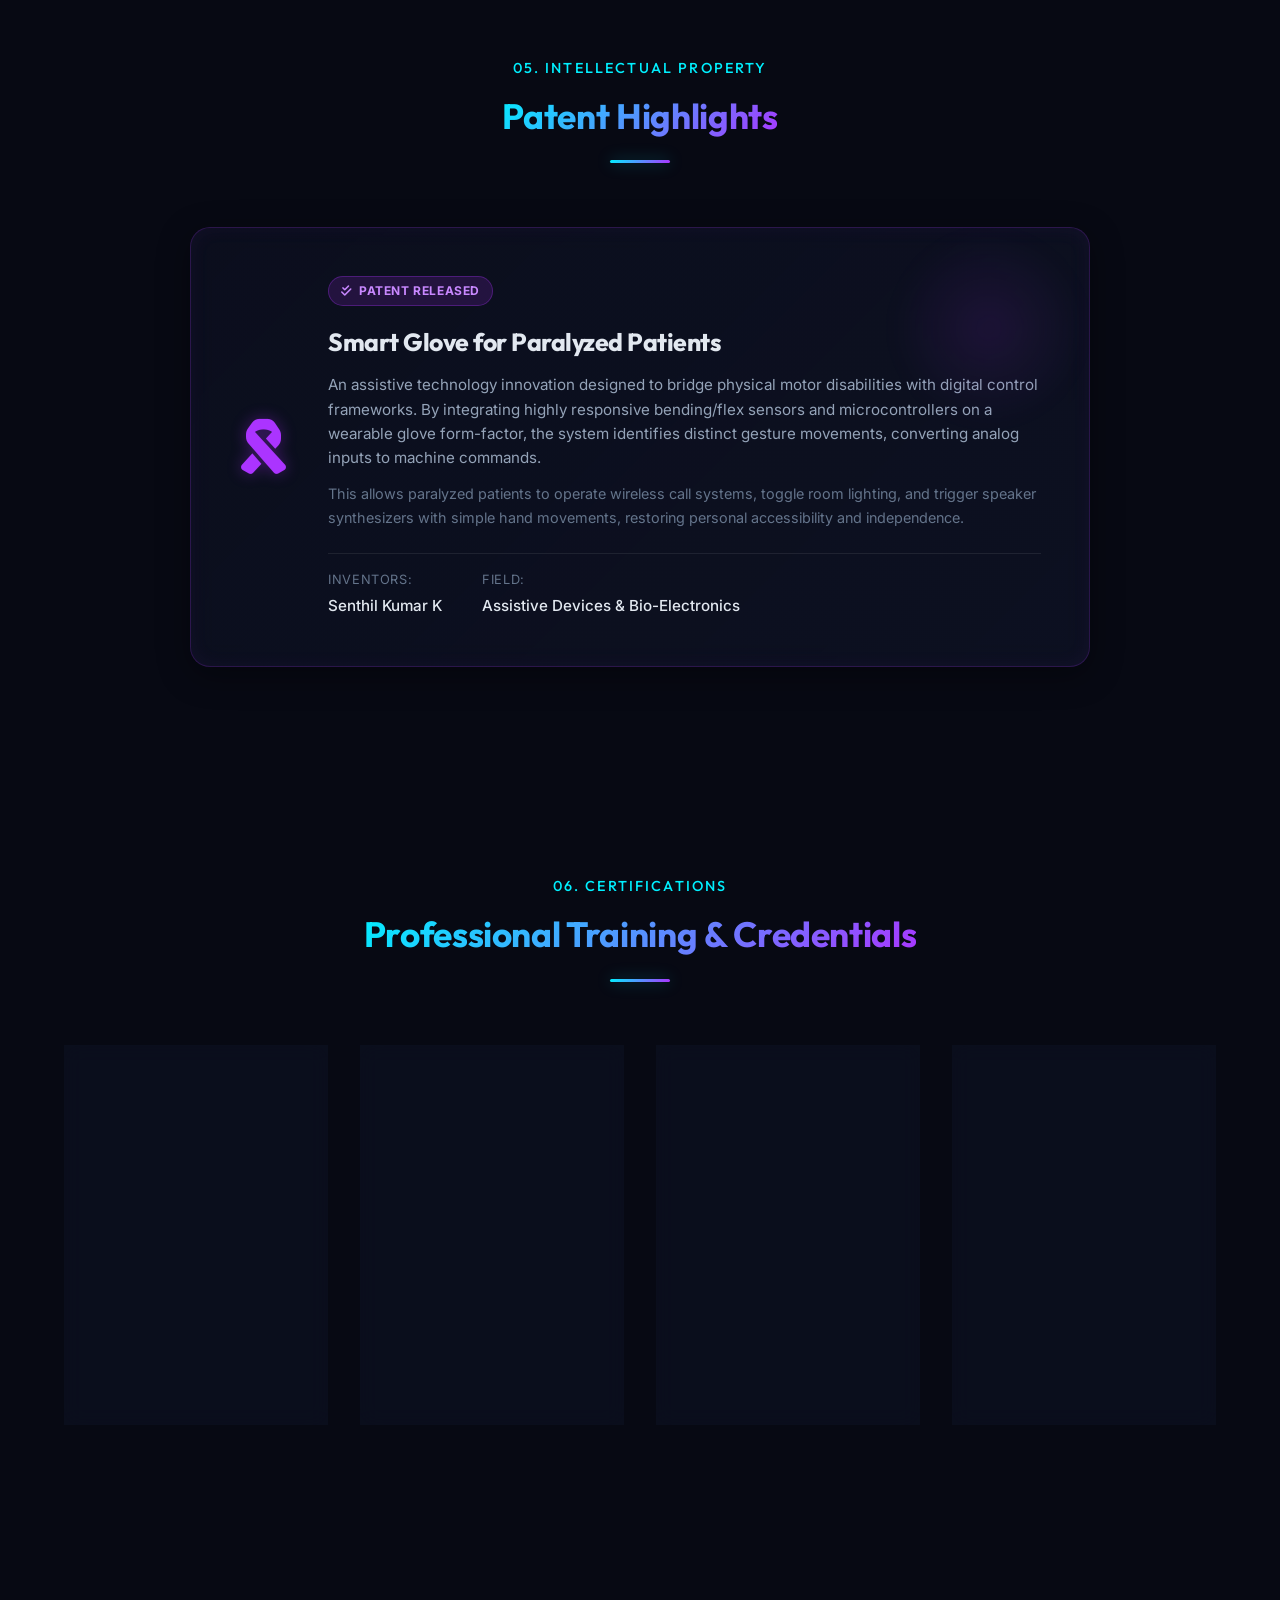
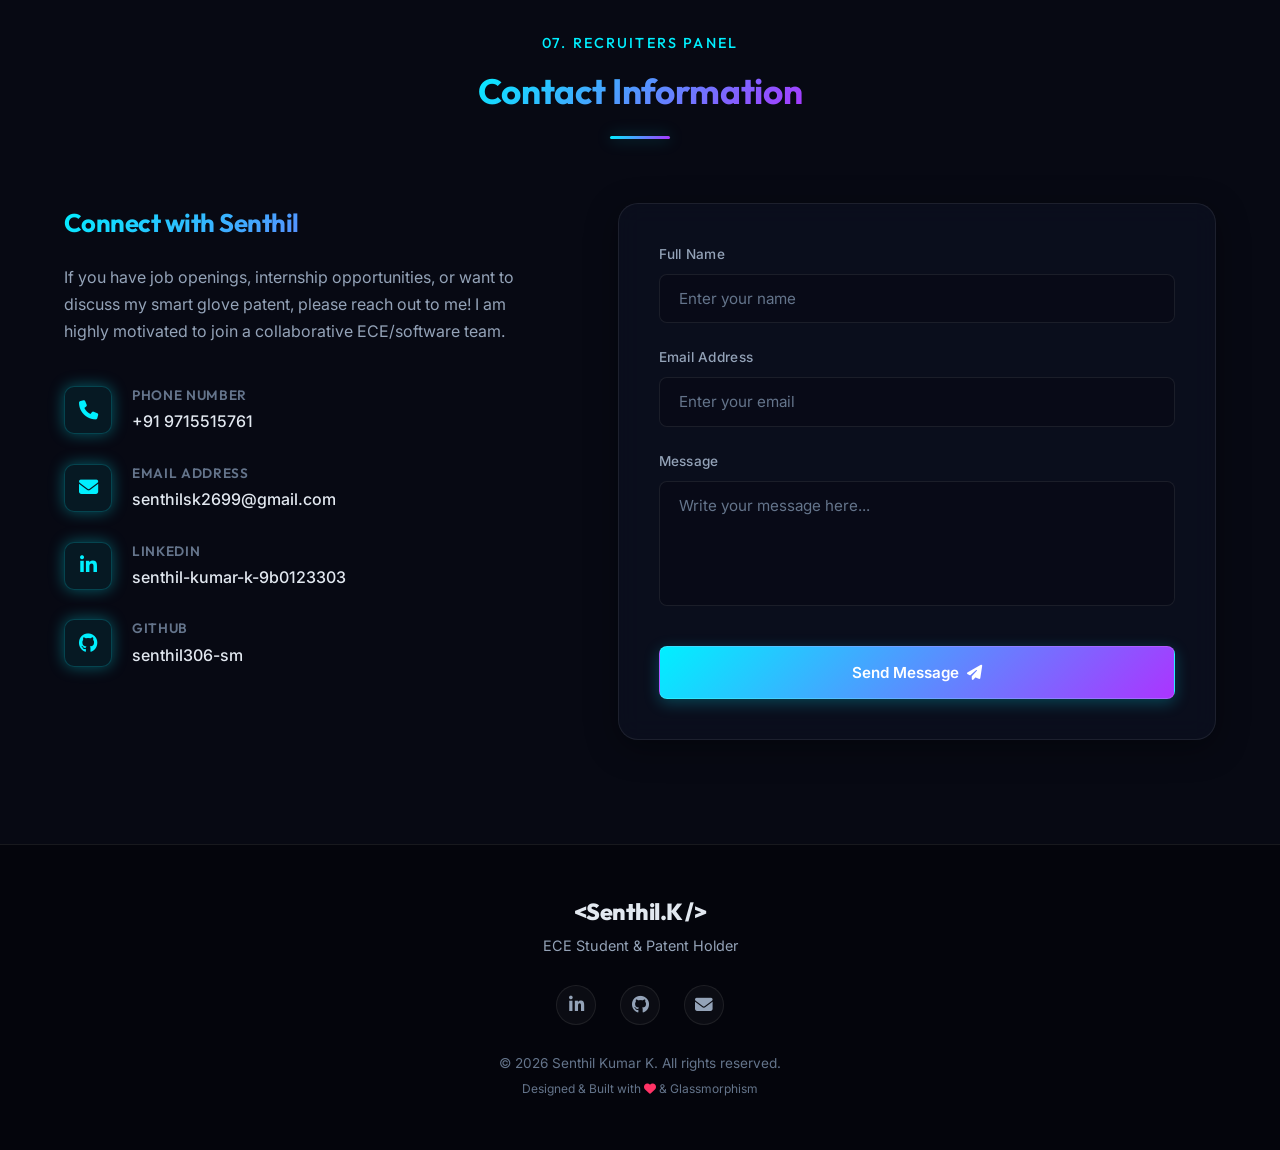
<file: sk/index.html>
<!DOCTYPE html>
<html lang="en">
<head>
    <meta charset="UTF-8">
    <meta name="viewport" content="width=device-width, initial-scale=1.0">
    <title>Senthil Kumar K | ECE & Embedded Systems Portfolio</title>
    <meta name="description" content="Professional portfolio of Senthil Kumar K, an ECE student specializing in Embedded Systems, IoT, AI, and Automation. View projects, experience, and patent achievements.">
    <meta name="keywords" content="Senthil Kumar K, ECE, Embedded Systems, IoT, SNS College of Technology, Smart Glove Patent, Portfolio, Recruiter">
    <meta name="author" content="Senthil Kumar K">
    
    <!-- Open Graph / Facebook -->
    <meta property="og:type" content="website">
    <meta property="og:title" content="Senthil Kumar K | ECE Portfolio">
    <meta property="og:description" content="Recruiter-focused portfolio of Senthil Kumar K, ECE Student & Patent Holder.">
    <meta property="og:image" content="profile.jpg">
    
    <!-- Twitter -->
    <meta property="twitter:card" content="summary_large_image">
    <meta property="twitter:title" content="Senthil Kumar K | ECE Portfolio">
    <meta property="twitter:description" content="Recruiter-focused portfolio of Senthil Kumar K.">
    
    <!-- Google Fonts -->
    <link rel="preconnect" href="https://fonts.googleapis.com">
    <link rel="preconnect" href="https://fonts.gstatic.com" crossorigin>
    <link href="https://fonts.googleapis.com/css2?family=Inter:wght@300;400;500;600;700&family=Outfit:wght@400;500;600;700;800&display=swap" rel="stylesheet">
    
    <!-- Font Awesome Icons -->
    <link rel="stylesheet" href="https://cdnjs.cloudflare.com/ajax/libs/font-awesome/6.4.0/css/all.min.css">
    
    <!-- Stylesheet -->
    <link rel="stylesheet" href="style.css">
</head>
<body>
    
    <!-- Loading Animation -->
    <div id="loader" class="loader">
        <div class="loader-content">
            <div class="circuit-spinner"></div>
            <div class="loader-text">Loading Profile<span class="dots">...</span></div>
        </div>
    </div>

    <!-- Particle Background Canvas -->
    <canvas id="particle-canvas"></canvas>

    <!-- Header / Sticky Navigation Bar -->
    <header class="header">
        <div class="nav-container">
            <a href="#hero" class="logo" id="nav-logo">
                <span class="logo-accent">&lt;</span>Senthil<span class="logo-accent">.K /&gt;</span>
            </a>
            
            <!-- Mobile Menu Toggle Button -->
            <button class="mobile-menu-toggle" id="menu-toggle" aria-label="Toggle Menu">
                <span class="bar"></span>
                <span class="bar"></span>
                <span class="bar"></span>
            </button>
            
            <!-- Navigation Links -->
            <nav class="nav-menu" id="nav-menu">
                <ul>
                    <li><a href="#about" class="nav-link" id="link-about">About</a></li>
                    <li><a href="#skills" class="nav-link" id="link-skills">Skills</a></li>
                    <li><a href="#timeline" class="nav-link" id="link-timeline">Journey</a></li>
                    <li><a href="#projects" class="nav-link" id="link-projects">Projects</a></li>
                    <li><a href="#patent" class="nav-link" id="link-patent">Patents</a></li>
                    <li><a href="#certifications" class="nav-link" id="link-certifications">Certificates</a></li>
                    <li><a href="#contact" class="nav-link" id="link-contact">Contact</a></li>
                </ul>
            </nav>
        </div>
    </header>

    <main>
        <!-- 1. Hero Section -->
        <section id="hero" class="hero-section">
            <div class="container hero-container">
                <div class="hero-content">
                    <div class="glow-tag text-reveal">Recruiter-Focused Space</div>
                    <h1 class="hero-name text-reveal">Senthil Kumar K</h1>
                    <h2 class="hero-title text-reveal">
                        I'm an <span class="typing-text" id="typewriter-text"></span>
                    </h2>
                    <p class="hero-tagline text-reveal">
                        Passionate ECE Student | Embedded Systems | IoT | AI & Machine Learning | Communication Networks. Dedicated to linking intelligent algorithms with responsive hardware systems.
                    </p>
                    <div class="hero-cta text-reveal">
                        <a href="resume.pdf" download="Senthil_Kumar_K_Resume.pdf" class="btn btn-primary" id="btn-hero-resume">
                            <i class="fa-solid fa-file-arrow-down"></i> <span>Download Resume</span>
                        </a>
                        <a href="#contact" class="btn btn-secondary" id="btn-hero-contact">
                            <span>Get In Touch</span>
                        </a>
                    </div>
                </div>
                
                <div class="hero-image-container">
                    <div class="profile-glow-ring"></div>
                    <div class="profile-image-wrapper card-tilt">
                        <img src="profile.jpg" alt="Senthil Kumar K Profile" class="profile-image" id="profile-img">
                        <div class="profile-card-overlay">
                            <span class="overlay-name">Senthil Kumar K</span>
                            <span class="overlay-major">ECE Student & Patent Holder</span>
                        </div>
                    </div>
                </div>
            </div>
            <div class="scroll-indicator">
                <a href="#about" aria-label="Scroll Down">
                    <div class="mouse">
                        <div class="wheel"></div>
                    </div>
                </a>
            </div>
        </section>

        <!-- 2. About Me Section -->
        <section id="about" class="about-section section-padding">
            <div class="container">
                <div class="section-header">
                    <span class="subtitle">01. Candidate Overview</span>
                    <h2 class="section-title">About Me</h2>
                    <div class="header-underline"></div>
                </div>
                
                <div class="about-grid">
                    <div class="about-text scroll-reveal">
                        <p>
                            I am an **Electronics and Communication Engineering student** with a strong interest in Embedded Systems, IoT, Automation, Artificial Intelligence, and Communication Technologies. I enjoy building innovative solutions that solve real-world problems and continuously strive to enhance my technical and professional skills.
                        </p>
                        <p>
                            With an engineering background that spans structural design, automation coding, and manufacturing machinery, I bring a unique blend of practical **hands-on hardware assembly** and **smart embedded programming**.
                        </p>
                        <p>
                            My goal is to design efficient, low-power telemetry nodes, smart edge controllers, and automated frameworks that simplify industrial operations and improve human accessibility.
                        </p>
                        
                        <div class="languages-box">
                            <h4 class="languages-title">Languages Spoken:</h4>
                            <div class="language-tags">
                                <span class="lang-tag"><i class="fa-solid fa-earth-asia"></i> Tamil (Native)</span>
                                <span class="lang-tag"><i class="fa-solid fa-comments"></i> English (Professional)</span>
                                <span class="lang-tag"><i class="fa-solid fa-pen-fancy"></i> German (Read & Write)</span>
                            </div>
                        </div>
                    </div>
                    
                    <div class="about-stats scroll-reveal">
                        <div class="stat-card">
                            <span class="stat-num">1</span>
                            <span class="stat-label">Released Patent</span>
                        </div>
                        <div class="stat-card">
                            <span class="stat-num">3+</span>
                            <span class="stat-label">Core Hardware Projects</span>
                        </div>
                        <div class="stat-card">
                            <span class="stat-num">2 Years</span>
                            <span class="stat-label">Industrial Experience</span>
                        </div>
                        <div class="stat-card">
                            <span class="stat-num">7.5</span>
                            <span class="stat-label">B.E. CGPA Score</span>
                        </div>
                    </div>
                </div>
            </div>
        </section>

        <!-- 3. Skills Section with Progress Bars -->
        <section id="skills" class="skills-section section-padding">
            <div class="container">
                <div class="section-header">
                    <span class="subtitle">02. Technical Capabilities</span>
                    <h2 class="section-title">Skills & Expertise</h2>
                    <div class="header-underline"></div>
                </div>

                <div class="skills-category-grid">
                    <!-- Column 1: Technical & Design Skills -->
                    <div class="skill-category-card scroll-reveal">
                        <h3><i class="fa-solid fa-microchip"></i> Technical & Design Skills</h3>
                        <div class="skill-bars-list">
                            <!-- Skill 1 -->
                            <div class="skill-bar-item">
                                <div class="skill-info">
                                    <span class="skill-name">Embedded Systems & IoT</span>
                                    <span class="skill-pct">85%</span>
                                </div>
                                <div class="progress-track">
                                    <div class="progress-fill" data-progress="85%"></div>
                                </div>
                            </div>
                            <!-- Skill 2 -->
                            <div class="skill-bar-item">
                                <div class="skill-info">
                                    <span class="skill-name">Python Programming</span>
                                    <span class="skill-pct">80%</span>
                                </div>
                                <div class="progress-track">
                                    <div class="progress-fill" data-progress="80%"></div>
                                </div>
                            </div>
                            <!-- Skill 3 -->
                            <div class="skill-bar-item">
                                <div class="skill-info">
                                    <span class="skill-name">C Programming</span>
                                    <span class="skill-pct">75%</span>
                                </div>
                                <div class="progress-track">
                                    <div class="progress-fill" data-progress="75%"></div>
                                </div>
                            </div>
                            <!-- Skill 4 -->
                            <div class="skill-bar-item">
                                <div class="skill-info">
                                    <span class="skill-name">SolidWorks (3D Design)</span>
                                    <span class="skill-pct">80%</span>
                                </div>
                                <div class="progress-track">
                                    <div class="progress-fill" data-progress="80%"></div>
                                </div>
                            </div>
                            <!-- Skill 5 -->
                            <div class="skill-bar-item">
                                <div class="skill-info">
                                    <span class="skill-name">Verilog HDL</span>
                                    <span class="skill-pct">70%</span>
                                </div>
                                <div class="progress-track">
                                    <div class="progress-fill" data-progress="70%"></div>
                                </div>
                            </div>
                            <!-- Skill 6 -->
                            <div class="skill-bar-item">
                                <div class="skill-info">
                                    <span class="skill-name">Eagle (PCB Design)</span>
                                    <span class="skill-pct">75%</span>
                                </div>
                                <div class="progress-track">
                                    <div class="progress-fill" data-progress="75%"></div>
                                </div>
                            </div>
                            <!-- Skill 7 -->
                            <div class="skill-bar-item">
                                <div class="skill-info">
                                    <span class="skill-name">Machine Learning Fundamentals</span>
                                    <span class="skill-pct">70%</span>
                                </div>
                                <div class="progress-track">
                                    <div class="progress-fill" data-progress="70%"></div>
                                </div>
                            </div>
                        </div>
                    </div>

                    <!-- Column 2: Software Tools & Soft Skills -->
                    <div class="skill-category-card scroll-reveal">
                        <h3><i class="fa-solid fa-screwdriver-wrench"></i> Software, Tools & Soft Skills</h3>
                        <div class="skill-bars-list">
                            <!-- Skill 1 -->
                            <div class="skill-bar-item">
                                <div class="skill-info">
                                    <span class="skill-name">MATLAB & Simulation</span>
                                    <span class="skill-pct">75%</span>
                                </div>
                                <div class="progress-track">
                                    <div class="progress-fill" data-progress="75%"></div>
                                </div>
                            </div>
                            <!-- Skill 2 -->
                            <div class="skill-bar-item">
                                <div class="skill-info">
                                    <span class="skill-name">MPLAB X IDE</span>
                                    <span class="skill-pct">80%</span>
                                </div>
                                <div class="progress-track">
                                    <div class="progress-fill" data-progress="80%"></div>
                                </div>
                            </div>
                            <!-- Skill 3 -->
                            <div class="skill-bar-item">
                                <div class="skill-info">
                                    <span class="skill-name">GitHub & Version Control</span>
                                    <span class="skill-pct">80%</span>
                                </div>
                                <div class="progress-track">
                                    <div class="progress-fill" data-progress="80%"></div>
                                </div>
                            </div>
                            <!-- Skill 4 -->
                            <div class="skill-bar-item">
                                <div class="skill-info">
                                    <span class="skill-name">Problem Solving & Adaptability</span>
                                    <span class="skill-pct">90%</span>
                                </div>
                                <div class="progress-track">
                                    <div class="progress-fill" data-progress="90%"></div>
                                </div>
                            </div>
                            <!-- Skill 5 -->
                            <div class="skill-bar-item">
                                <div class="skill-info">
                                    <span class="skill-name">Teamwork & Communication</span>
                                    <span class="skill-pct">90%</span>
                                </div>
                                <div class="progress-track">
                                    <div class="progress-fill" data-progress="90%"></div>
                                </div>
                            </div>
                            <!-- Skill 6 -->
                            <div class="skill-bar-item">
                                <div class="skill-info">
                                    <span class="skill-name">Time Management</span>
                                    <span class="skill-pct">85%</span>
                                </div>
                                <div class="progress-track">
                                    <div class="progress-fill" data-progress="85%"></div>
                                </div>
                            </div>
                            <!-- Skill 7 -->
                            <div class="skill-bar-item">
                                <div class="skill-info">
                                    <span class="skill-name">Microsoft Excel</span>
                                    <span class="skill-pct">75%</span>
                                </div>
                                <div class="progress-track">
                                    <div class="progress-fill" data-progress="75%"></div>
                                </div>
                            </div>
                        </div>
                    </div>
                </div>
            </div>
        </section>

        <!-- 4. Combined Education & Experience timelines -->
        <section id="timeline" class="timeline-section section-padding">
            <div class="container">
                <div class="section-header">
                    <span class="subtitle">03. Career History</span>
                    <h2 class="section-title">Education & Work Experience</h2>
                    <div class="header-underline"></div>
                </div>

                <div class="dual-timeline-grid">
                    <!-- Left Timeline: Education -->
                    <div class="timeline-column scroll-reveal">
                        <h3 class="column-title"><i class="fa-solid fa-graduation-cap"></i> Education</h3>
                        <div class="sub-timeline">
                            
                            <!-- B.E. Card -->
                            <div class="sub-timeline-item">
                                <div class="sub-timeline-dot"></div>
                                <div class="sub-timeline-date">2023 - 2027</div>
                                <div class="sub-timeline-content">
                                    <h4 class="edu-degree">Bachelor of Engineering (ECE)</h4>
                                    <p class="edu-inst">SNS College of Technology</p>
                                    <div class="timeline-score-badge">CGPA: 7.5</div>
                                </div>
                            </div>

                            <!-- Diploma Card -->
                            <div class="sub-timeline-item">
                                <div class="sub-timeline-dot"></div>
                                <div class="sub-timeline-date">2019 - 2022</div>
                                <div class="sub-timeline-content">
                                    <h4 class="edu-degree">Diploma in Engineering</h4>
                                    <p class="edu-inst">Sri Ranganathar Institute of Polytechnic College</p>
                                    <div class="timeline-score-badge">Percentage: 86%</div>
                                </div>
                            </div>

                            <!-- SSLC Card -->
                            <div class="sub-timeline-item">
                                <div class="sub-timeline-dot"></div>
                                <div class="sub-timeline-date">Graduated 2019</div>
                                <div class="sub-timeline-content">
                                    <h4 class="edu-degree">SSLC Secondary Schooling</h4>
                                    <p class="edu-inst">Government High School</p>
                                    <div class="timeline-score-badge">Percentage: 58%</div>
                                </div>
                            </div>

                        </div>
                    </div>

                    <!-- Right Timeline: Work Experience -->
                    <div class="timeline-column scroll-reveal">
                        <h3 class="column-title"><i class="fa-solid fa-briefcase"></i> Work Experience</h3>
                        <div class="sub-timeline">

                            <!-- Job 1 -->
                            <div class="sub-timeline-item">
                                <div class="sub-timeline-dot experience-dot"></div>
                                <div class="sub-timeline-date">October 2022 - May 2024</div>
                                <div class="sub-timeline-content">
                                    <h4 class="work-role">Machine Operator</h4>
                                    <p class="work-company">Js Autocast India Pvt Ltd</p>
                                    <ul class="work-tasks">
                                        <li>Operated advanced Mazak and DMG machining systems.</li>
                                        <li>Performed high-precision quality inspections of products.</li>
                                        <li>Used ERP manufacturing database systems for production tracking.</li>
                                        <li>Optimized machine cycles to ensure quality and timeline efficiency.</li>
                                    </ul>
                                </div>
                            </div>

                            <!-- Job 2 -->
                            <div class="sub-timeline-item">
                                <div class="sub-timeline-dot experience-dot"></div>
                                <div class="sub-timeline-date">June 2022 - October 2022</div>
                                <div class="sub-timeline-content">
                                    <h4 class="work-role">Machine Operator</h4>
                                    <p class="work-company">Water Tec India Pvt Ltd</p>
                                    <ul class="work-tasks">
                                        <li>Handled high-volume assembly and fabrication of bathroom fittings.</li>
                                        <li>Executed regular structural quality testing and inspections.</li>
                                        <li>Provided general machine maintenance and calibration support.</li>
                                    </ul>
                                </div>
                            </div>

                        </div>
                    </div>
                </div>
            </div>
        </section>

        <!-- 5. Projects Section -->
        <section id="projects" class="projects-section section-padding">
            <div class="container">
                <div class="section-header">
                    <span class="subtitle">04. Engineering Portfolio</span>
                    <h2 class="section-title">Selected Projects</h2>
                    <div class="header-underline"></div>
                </div>

                <div class="projects-grid">
                    <!-- Project 1 (Patented Smart Glove) -->
                    <article class="project-card patent-featured scroll-reveal">
                        <div class="project-image-box">
                            <i class="fa-solid fa-hand-sparkles project-default-icon"></i>
                            <div class="project-badge">Patented Idea</div>
                        </div>
                        <div class="project-content">
                            <h3 class="project-title">Smart Glove for Paralyzed Patients</h3>
                            <p class="project-desc">
                                Developed an assistive tech smart glove featuring custom sensors and microcontrollers that converts fine finger and hand motions into electrical signals to control communication screens and smart home appliances, increasing mobility for paralyzed individuals.
                            </p>
                            <div class="project-tech">
                                <span>Sensors</span>
                                <span>Microcontrollers</span>
                                <span>Embedded Systems</span>
                                <span>Assistive Tech</span>
                            </div>
                            <div class="project-links">
                                <a href="https://github.com/senthil306-sm" target="_blank" rel="noopener" class="btn-project-link" id="btn-project-glove-github">
                                    <i class="fa-brands fa-github"></i> GitHub
                                </a>
                                <a href="#patent" class="btn-project-link btn-project-demo" id="btn-project-glove-patent">
                                    <i class="fa-solid fa-certificate"></i> View Patent
                                </a>
                            </div>
                        </div>
                    </article>

                    <!-- Project 2 (Automated Speed Control) -->
                    <article class="project-card scroll-reveal">
                        <div class="project-image-box">
                            <i class="fa-solid fa-gauge-high project-default-icon"></i>
                            <div class="project-badge">Automation</div>
                        </div>
                        <div class="project-content">
                            <h3 class="project-title">Automated Speed Control System</h3>
                            <p class="project-desc">
                                Designed a closed-loop DC motor speed regulation system using feedback sensors and a microcontroller to automatically correct shaft velocity under shifting physical load constraints.
                            </p>
                            <div class="project-tech">
                                <span>Sensors</span>
                                <span>Motor Control</span>
                                <span>Microcontrollers</span>
                                <span>PID Logic</span>
                            </div>
                            <div class="project-links">
                                <a href="https://github.com/senthil306-sm" target="_blank" rel="noopener" class="btn-project-link" id="btn-project-speed-github">
                                    <i class="fa-brands fa-github"></i> GitHub
                                </a>
                                <a href="#" target="_blank" rel="noopener" class="btn-project-link btn-project-demo" id="btn-project-speed-demo">
                                    <i class="fa-solid fa-arrow-up-right-from-square"></i> Demo
                                </a>
                            </div>
                        </div>
                    </article>

                    <!-- Project 3 (Gas Spring Trolley) -->
                    <article class="project-card scroll-reveal">
                        <div class="project-image-box">
                            <i class="fa-solid fa-dolly project-default-icon"></i>
                            <div class="project-badge">Mechanical Design</div>
                        </div>
                        <div class="project-content">
                            <h3 class="project-title">Automated Gas Spring Trolley</h3>
                            <p class="project-desc">
                                Engineered an automated gas spring logistics trolley in SolidWorks for heavy industrial material handling. The design minimizes user strain by absorbing lifting momentum through pressurized pneumatic pistons.
                            </p>
                            <div class="project-tech">
                                <span>SolidWorks</span>
                                <span>Automation</span>
                                <span>Gas Spring System</span>
                                <span>Industrial Safety</span>
                            </div>
                            <div class="project-links">
                                <a href="https://github.com/senthil306-sm" target="_blank" rel="noopener" class="btn-project-link" id="btn-project-trolley-github">
                                    <i class="fa-brands fa-github"></i> GitHub
                                </a>
                                <a href="#" target="_blank" rel="noopener" class="btn-project-link btn-project-demo" id="btn-project-trolley-demo">
                                    <i class="fa-solid fa-arrow-up-right-from-square"></i> Demo
                                </a>
                            </div>
                        </div>
                    </article>
                </div>
            </div>
        </section>

        <!-- 6. Patent Highlight Section -->
        <section id="patent" class="patent-section section-padding">
            <div class="container">
                <div class="section-header">
                    <span class="subtitle">05. Intellectual Property</span>
                    <h2 class="section-title">Patent Highlights</h2>
                    <div class="header-underline"></div>
                </div>

                <div class="patent-showcase-card scroll-reveal">
                    <div class="patent-icon-wrapper">
                        <i class="fa-solid fa-ribbon"></i>
                    </div>
                    <div class="patent-details-content">
                        <span class="patent-status-badge"><i class="fa-solid fa-check-double"></i> PATENT RELEASED</span>
                        <h3 class="patent-card-title">Smart Glove for Paralyzed Patients</h3>
                        <p class="patent-card-desc">
                            An assistive technology innovation designed to bridge physical motor disabilities with digital control frameworks. By integrating highly responsive bending/flex sensors and microcontrollers on a wearable glove form-factor, the system identifies distinct gesture movements, converting analog inputs to machine commands. 
                        </p>
                        <p class="patent-card-subdesc">
                            This allows paralyzed patients to operate wireless call systems, toggle room lighting, and trigger speaker synthesizers with simple hand movements, restoring personal accessibility and independence.
                        </p>
                        <div class="patent-specs-grid">
                            <div class="spec-item">
                                <span class="spec-label">Inventors:</span>
                                <span class="spec-value">Senthil Kumar K</span>
                            </div>
                            <div class="spec-item">
                                <span class="spec-label">Field:</span>
                                <span class="spec-value">Assistive Devices & Bio-Electronics</span>
                            </div>
                        </div>
                    </div>
                </div>
            </div>
        </section>

        <!-- 7. Certifications Section -->
        <section id="certifications" class="certifications-section section-padding">
            <div class="container">
                <div class="section-header">
                    <span class="subtitle">06. Certifications</span>
                    <h2 class="section-title">Professional Training & Credentials</h2>
                    <div class="header-underline"></div>
                </div>

                <div class="certifications-grid">
                    <!-- Cert 1 -->
                    <div class="cert-card scroll-reveal">
                        <div class="cert-icon"><i class="fa-brands fa-microsoft"></i></div>
                        <h3 class="cert-title">Microsoft Azure Fundamentals</h3>
                        <p class="cert-desc">Core cloud computing concepts, Azure services, database management, security principles, and privacy operations.</p>
                        <span class="cert-year">2025</span>
                    </div>

                    <!-- Cert 2 -->
                    <div class="cert-card scroll-reveal">
                        <div class="cert-icon"><i class="fa-brands fa-aws"></i></div>
                        <h3 class="cert-title">AWS Machine Learning Foundations</h3>
                        <p class="cert-desc">Underlying cloud ML pipelines, data preparation models, computer vision APIs, and training datasets on AWS SageMaker.</p>
                        <span class="cert-year">2025</span>
                    </div>

                    <!-- Cert 3 -->
                    <div class="cert-card scroll-reveal">
                        <div class="cert-icon"><i class="fa-solid fa-snowflake"></i></div>
                        <h3 class="cert-title">SnowPro Associate</h3>
                        <p class="cert-desc">Detailed warehousing concepts, Snowflake core architecture, scalable database queries, and virtual computing layers.</p>
                        <span class="cert-year">Certified</span>
                    </div>

                    <!-- Cert 4 -->
                    <div class="cert-card scroll-reveal">
                        <div class="cert-icon"><i class="fa-brands fa-salesforce"></i></div>
                        <h3 class="cert-title">Agentforce Specialist</h3>
                        <p class="cert-desc">Credential in deploying Salesforce Agentforce framework, creating intelligent automated agents, and CRM action flows.</p>
                        <span class="cert-year">Salesforce</span>
                    </div>
                </div>
            </div>
        </section>

        <!-- 8. Contact Section -->
        <section id="contact" class="contact-section section-padding">
            <div class="container">
                <div class="section-header">
                    <span class="subtitle">07. Recruiters Panel</span>
                    <h2 class="section-title">Contact Information</h2>
                    <div class="header-underline"></div>
                </div>

                <div class="contact-grid">
                    <!-- Info Column -->
                    <div class="contact-info scroll-reveal">
                        <h3>Connect with Senthil</h3>
                        <p>
                            If you have job openings, internship opportunities, or want to discuss my smart glove patent, please reach out to me! I am highly motivated to join a collaborative ECE/software team.
                        </p>
                        
                        <div class="info-list">
                            <div class="info-item">
                                <i class="fa-solid fa-phone info-icon"></i>
                                <div>
                                    <h4>Phone Number</h4>
                                    <a href="tel:+919715515761" id="phone-link">+91 9715515761</a>
                                </div>
                            </div>
                            <div class="info-item">
                                <i class="fa-solid fa-envelope info-icon"></i>
                                <div>
                                    <h4>Email Address</h4>
                                    <a href="mailto:senthilsk2699@gmail.com" id="mail-link">senthilsk2699@gmail.com</a>
                                </div>
                            </div>
                            <div class="info-item">
                                <i class="fa-brands fa-linkedin-in info-icon"></i>
                                <div>
                                    <h4>LinkedIn</h4>
                                    <a href="https://linkedin.com/in/senthil-kumar-k-9b0123303" target="_blank" rel="noopener" id="linkedin-link">senthil-kumar-k-9b0123303</a>
                                </div>
                            </div>
                            <div class="info-item">
                                <i class="fa-brands fa-github info-icon"></i>
                                <div>
                                    <h4>GitHub</h4>
                                    <a href="https://github.com/senthil306-sm" target="_blank" rel="noopener" id="github-link">senthil306-sm</a>
                                </div>
                            </div>
                        </div>
                    </div>

                    <!-- Form Column -->
                    <div class="contact-form-wrapper scroll-reveal">
                        <form id="contact-form" class="contact-form">
                            <div class="form-group">
                                <label for="form-name">Full Name</label>
                                <div class="input-wrapper">
                                    <input type="text" id="form-name" name="name" required placeholder="Enter your name">
                                    <span class="focus-border"></span>
                                </div>
                            </div>
                            <div class="form-group">
                                <label for="form-email">Email Address</label>
                                <div class="input-wrapper">
                                    <input type="email" id="form-email" name="email" required placeholder="Enter your email">
                                    <span class="focus-border"></span>
                                </div>
                            </div>
                            <div class="form-group">
                                <label for="form-message">Message</label>
                                <div class="input-wrapper">
                                    <textarea id="form-message" name="message" required rows="5" placeholder="Write your message here..."></textarea>
                                    <span class="focus-border"></span>
                                </div>
                            </div>
                            
                            <button type="submit" class="btn btn-primary btn-submit" id="btn-submit-contact">
                                <span>Send Message</span> <i class="fa-solid fa-paper-plane"></i>
                            </button>
                        </form>
                    </div>
                </div>
            </div>
        </section>
    </main>

    <!-- Professional Footer -->
    <footer class="footer">
        <div class="container footer-container">
            <div class="footer-brand">
                <a href="#hero" class="logo">&lt;Senthil.K /&gt;</a>
                <p>ECE Student &amp; Patent Holder</p>
            </div>
            
            <div class="footer-socials">
                <a href="https://linkedin.com/in/senthil-kumar-k-9b0123303" target="_blank" rel="noopener" aria-label="LinkedIn" id="footer-linkedin"><i class="fa-brands fa-linkedin-in"></i></a>
                <a href="https://github.com/senthil306-sm" target="_blank" rel="noopener" aria-label="GitHub" id="footer-github"><i class="fa-brands fa-github"></i></a>
                <a href="mailto:senthilsk2699@gmail.com" aria-label="Email" id="footer-email"><i class="fa-solid fa-envelope"></i></a>
            </div>
            
            <div class="footer-copyright">
                <p>&copy; 2026 Senthil Kumar K. All rights reserved.</p>
                <p class="footer-subtext">Designed & Built with <i class="fa-solid fa-heart animate-heart"></i> & Glassmorphism</p>
            </div>
        </div>
    </footer>

    <!-- Back to Top Button with Scroll Progress -->
    <button id="back-to-top" class="back-to-top" aria-label="Back to Top">
        <svg class="progress-ring" width="48" height="48">
            <circle class="progress-ring__circle" stroke="#00f0ff" stroke-width="3" fill="transparent" r="21" cx="24" cy="24"/>
        </svg>
        <i class="fa-solid fa-arrow-up arrow-icon"></i>
    </button>

    <!-- Toast Notification container -->
    <div id="toast" class="toast">
        <div class="toast-content">
            <i class="fa-solid fa-circle-check toast-icon"></i>
            <div class="toast-details">
                <span class="toast-title">Message Sent!</span>
                <span class="toast-msg">Thank you, I'll get back to you soon.</span>
            </div>
        </div>
    </div>

    <!-- JavaScript File -->
    <script src="script.js"></script>
</body>
</html>
</file>
<file: style.css>
/* ==========================================================================
   DESIGN SYSTEM & VARIABLES
   ========================================================================== */
:root {
    /* Color Palette - Updated to 2026 AI Engineer theme */
    --bg-dark: #0A0A0A;
    --bg-card: rgba(15, 15, 15, 0.55);
    --bg-card-hover: rgba(123, 46, 255, 0.05);
    --border-color: rgba(255, 255, 255, 0.05);
    --border-glow-color: rgba(0, 212, 255, 0.3);
    
    --primary-glow: #00D4FF;
    --secondary-glow: #7B2EFF;
    --text-primary: #f8fafc;
    --text-secondary: #94a3b8;
    --text-muted: #64748b;
    
    --gradient-primary: linear-gradient(135deg, #00D4FF 0%, #7B2EFF 100%);
    --gradient-glow: linear-gradient(135deg, rgba(0, 212, 255, 0.25) 0%, rgba(123, 46, 255, 0.25) 100%);
    --shadow-neon-blue: 0 0 15px rgba(0, 212, 255, 0.45);
    --shadow-neon-purple: 0 0 15px rgba(123, 46, 255, 0.45);
    --shadow-glass: 0 8px 32px 0 rgba(0, 0, 0, 0.65);
    
    /* Typography */
    --font-heading: 'Outfit', 'Inter', sans-serif;
    --font-body: 'Inter', sans-serif;
    
    /* Transitions */
    --transition-fast: all 0.2s cubic-bezier(0.4, 0, 0.2, 1);
    --transition-normal: all 0.4s cubic-bezier(0.4, 0, 0.2, 1);
    --transition-slow: all 0.6s cubic-bezier(0.4, 0, 0.2, 1);
}

/* ==========================================================================
   RESET & BASE STYLES
   ========================================================================== */
* {
    margin: 0;
    padding: 0;
    box-sizing: border-box;
}

html {
    scroll-behavior: smooth;
    font-size: 16px;
}

body {
    background-color: var(--bg-dark);
    color: var(--text-primary);
    font-family: var(--font-body);
    line-height: 1.6;
    overflow-x: hidden;
    position: relative;
    min-height: 100vh;
}

/* Premium Tech Grid overlay for 2026 Developer Aesthetic */
body::before {
    content: '';
    position: fixed;
    top: 0;
    left: 0;
    width: 100vw;
    height: 100vh;
    background-image: 
        linear-gradient(rgba(255, 255, 255, 0.015) 1px, transparent 1px),
        linear-gradient(90deg, rgba(255, 255, 255, 0.015) 1px, transparent 1px);
    background-size: 50px 50px;
    background-position: center center;
    z-index: -2;
    pointer-events: none;
}

/* Scrollbar Styles */
::-webkit-scrollbar {
    width: 10px;
}
::-webkit-scrollbar-track {
    background: var(--bg-dark);
}
::-webkit-scrollbar-thumb {
    background: rgba(123, 46, 255, 0.25);
    border-radius: 5px;
    border: 2px solid var(--bg-dark);
}
::-webkit-scrollbar-thumb:hover {
    background: rgba(0, 212, 255, 0.5);
}

h1, h2, h3, h4, h5, h6 {
    font-family: var(--font-heading);
    font-weight: 600;
    letter-spacing: -0.02em;
}

a {
    color: inherit;
    text-decoration: none;
    transition: var(--transition-fast);
}

li {
    list-style: none;
}

img {
    max-width: 100%;
    height: auto;
    display: block;
}

button, input, textarea {
    font-family: inherit;
    color: inherit;
    background: none;
    border: none;
    outline: none;
}

.container {
    width: 100%;
    max-width: 1200px;
    margin: 0 auto;
    padding: 0 1.5rem;
}

.section-padding {
    padding: 6.5rem 0;
}

/* ==========================================================================
   PARTICLES & BACKGROUND EFFECTS
   ========================================================================== */
#particle-canvas {
    position: fixed;
    top: 0;
    left: 0;
    width: 100vw;
    height: 100vh;
    z-index: -1;
    pointer-events: none;
}

/* ==========================================================================
   LOADING SCREEN
   ========================================================================== */
.loader {
    position: fixed;
    top: 0;
    left: 0;
    width: 100vw;
    height: 100vh;
    background-color: var(--bg-dark);
    z-index: 9999;
    display: flex;
    justify-content: center;
    align-items: center;
    transition: opacity 0.5s ease, visibility 0.5s ease;
}

.loader.loaded {
    opacity: 0;
    visibility: hidden;
}

.loader-content {
    display: flex;
    flex-direction: column;
    align-items: center;
    gap: 1.5rem;
}

.circuit-spinner {
    width: 60px;
    height: 60px;
    border: 3px solid rgba(123, 46, 255, 0.15);
    border-radius: 50%;
    border-top: 3px solid var(--primary-glow);
    border-bottom: 3px solid var(--secondary-glow);
    animation: spin 1.2s cubic-bezier(0.5, 0, 0.5, 1) infinite;
    position: relative;
    box-shadow: var(--shadow-neon-blue), var(--shadow-neon-purple);
}

.circuit-spinner::before {
    content: '';
    position: absolute;
    top: 15px;
    left: 15px;
    right: 15px;
    bottom: 15px;
    border: 2px solid transparent;
    border-radius: 50%;
    border-left: 2px solid var(--primary-glow);
    border-right: 2px solid var(--secondary-glow);
    animation: spin-reverse 0.8s linear infinite;
}

.loader-text {
    font-family: var(--font-heading);
    font-size: 1.1rem;
    color: var(--text-primary);
    font-weight: 500;
    letter-spacing: 0.1em;
}

.dots {
    display: inline-block;
    width: 15px;
    text-align: left;
    animation: loading-dots 1.5s infinite;
}

@keyframes spin {
    0% { transform: rotate(0deg); }
    100% { transform: rotate(360deg); }
}

@keyframes spin-reverse {
    0% { transform: rotate(360deg); }
    100% { transform: rotate(0deg); }
}

@keyframes loading-dots {
    0% { content: '.'; }
    33% { content: '..'; }
    66% { content: '...'; }
    100% { content: '.'; }
}

/* ==========================================================================
   BUTTONS & ACCENTS
   ========================================================================== */
.btn {
    display: inline-flex;
    align-items: center;
    justify-content: center;
    gap: 0.5rem;
    padding: 0.85rem 1.75rem;
    border-radius: 8px;
    font-weight: 600;
    font-size: 0.95rem;
    cursor: pointer;
    transition: var(--transition-normal);
    position: relative;
    overflow: hidden;
}

.btn::before {
    content: '';
    position: absolute;
    top: 0;
    left: -100%;
    width: 100%;
    height: 100%;
    background: linear-gradient(90deg, transparent, rgba(255, 255, 255, 0.2), transparent);
    transition: 0.5s;
    pointer-events: none;
}

.btn:hover::before {
    left: 100%;
}

.btn-primary {
    background: var(--gradient-primary);
    color: #fff;
    box-shadow: 0 4px 15px rgba(0, 212, 255, 0.25);
    border: 1px solid rgba(255, 255, 255, 0.15);
}

.btn-primary:hover {
    box-shadow: 0 6px 20px rgba(0, 212, 255, 0.45), 0 0 12px rgba(123, 46, 255, 0.4);
    transform: translateY(-2px);
}

.btn-secondary {
    background: rgba(255, 255, 255, 0.03);
    border: 1px solid rgba(0, 212, 255, 0.25);
    color: var(--text-primary);
    backdrop-filter: blur(8px);
    -webkit-backdrop-filter: blur(8px);
}

.btn-secondary:hover {
    background: rgba(123, 46, 255, 0.08);
    border-color: var(--secondary-glow);
    box-shadow: 0 0 12px rgba(123, 46, 255, 0.3);
    transform: translateY(-2px);
}

.glow-tag {
    background: rgba(0, 212, 255, 0.07);
    border: 1px solid var(--border-glow-color);
    color: var(--primary-glow);
    padding: 0.35rem 1rem;
    border-radius: 50px;
    font-size: 0.85rem;
    font-weight: 600;
    text-transform: uppercase;
    letter-spacing: 0.05em;
    display: inline-block;
    box-shadow: 0 0 8px rgba(0, 212, 255, 0.15);
}

.section-header {
    text-align: center;
    margin-bottom: 4rem;
}

.subtitle {
    color: var(--primary-glow);
    font-family: var(--font-heading);
    font-weight: 500;
    text-transform: uppercase;
    font-size: 0.9rem;
    letter-spacing: 0.15em;
    display: block;
    margin-bottom: 0.5rem;
}

.section-title {
    font-size: 2.2rem;
    font-weight: 700;
    background: var(--gradient-primary);
    -webkit-background-clip: text;
    -webkit-text-fill-color: transparent;
    display: inline-block;
    letter-spacing: -0.01em;
}

.header-underline {
    width: 60px;
    height: 3px;
    background: var(--gradient-primary);
    margin: 1rem auto 0;
    border-radius: 10px;
    box-shadow: var(--shadow-neon-blue);
}

/* ==========================================================================
   SCROLL REVEAL EFFECTS
   ========================================================================== */
.scroll-reveal {
    opacity: 0;
    transform: translateY(30px);
    transition: opacity 0.8s cubic-bezier(0.2, 0.8, 0.2, 1), 
                transform 0.8s cubic-bezier(0.2, 0.8, 0.2, 1);
}

.scroll-reveal.revealed {
    opacity: 1;
    transform: translateY(0);
}

/* ==========================================================================
   HEADER / STICKY NAVIGATION BAR
   ========================================================================== */
.header {
    position: fixed;
    top: 0;
    left: 0;
    width: 100%;
    z-index: 1000;
    transition: var(--transition-normal);
    padding: 1.25rem 0;
}

.header.scrolled {
    padding: 0.75rem 0;
    background: rgba(10, 10, 10, 0.75);
    backdrop-filter: blur(16px);
    -webkit-backdrop-filter: blur(16px);
    border-bottom: 1px solid rgba(0, 212, 255, 0.15);
    box-shadow: 0 4px 20px rgba(0, 0, 0, 0.4), 0 0 10px rgba(0, 212, 255, 0.08);
}

.nav-container {
    display: flex;
    justify-content: space-between;
    align-items: center;
    max-width: 1200px;
    margin: 0 auto;
    padding: 0 1.5rem;
}

.logo {
    font-family: var(--font-heading);
    font-size: 1.45rem;
    font-weight: 800;
    color: var(--text-primary);
    display: flex;
    align-items: center;
    letter-spacing: -0.02em;
}

.logo-accent {
    color: var(--primary-glow);
    text-shadow: var(--shadow-neon-blue);
    font-weight: 700;
}

.nav-menu ul {
    display: flex;
    gap: 1.5rem;
}

.nav-link {
    font-size: 0.9rem;
    font-weight: 500;
    color: var(--text-secondary);
    position: relative;
    padding: 0.5rem 0;
}

.nav-link:hover {
    color: var(--secondary-glow);
    text-shadow: 0 0 8px rgba(123, 46, 255, 0.5);
}

.nav-link::after {
    content: '';
    position: absolute;
    bottom: 0;
    left: 0;
    width: 0;
    height: 2px;
    background: var(--gradient-primary);
    transition: var(--transition-fast);
}

.nav-link:hover::after,
.nav-link.active::after {
    width: 100%;
}

.nav-link.active {
    color: var(--primary-glow);
    font-weight: 600;
}

.mobile-menu-toggle {
    display: none;
    flex-direction: column;
    justify-content: space-between;
    width: 25px;
    height: 18px;
    background: none;
    border: none;
    cursor: pointer;
    z-index: 1100;
}

.mobile-menu-toggle .bar {
    width: 100%;
    height: 2px;
    background-color: var(--text-primary);
    border-radius: 5px;
    transition: var(--transition-normal);
}

/* ==========================================================================
   1. HERO SECTION
   ========================================================================== */
.hero-section {
    min-height: 100vh;
    display: flex;
    align-items: center;
    position: relative;
    padding-top: 80px;
    overflow: hidden;
}

.hero-container {
    display: grid;
    grid-template-columns: 1.25fr 0.75fr;
    gap: 3.5rem;
    align-items: center;
}

.hero-content {
    display: flex;
    flex-direction: column;
    align-items: flex-start;
    gap: 1.25rem;
    z-index: 2;
}

.hero-name {
    font-size: 3.8rem;
    font-weight: 800;
    line-height: 1.1;
    letter-spacing: -0.03em;
    background: linear-gradient(135deg, #ffffff 40%, var(--text-secondary) 100%);
    -webkit-background-clip: text;
    -webkit-text-fill-color: transparent;
}

.hero-title {
    font-size: 1.65rem;
    font-weight: 600;
    color: var(--text-secondary);
}

.typing-text {
    background: var(--gradient-primary);
    -webkit-background-clip: text;
    -webkit-text-fill-color: transparent;
    font-weight: 700;
    border-right: 2px solid var(--primary-glow);
    animation: cursor-blink 0.75s step-end infinite;
    padding-right: 4px;
}

.hero-tagline {
    font-size: 1.1rem;
    color: var(--text-secondary);
    max-width: 600px;
    line-height: 1.7;
}

.hero-cta {
    display: flex;
    gap: 1.25rem;
    margin-top: 1rem;
}

.hero-image-container {
    position: relative;
    display: flex;
    justify-content: center;
    align-items: center;
    z-index: 2;
}

.profile-image-wrapper {
    position: relative;
    width: 290px;
    height: 340px;
    border-radius: 20px;
    overflow: hidden;
    border: 1px solid var(--border-color);
    background: rgba(13, 17, 34, 0.5);
    box-shadow: var(--shadow-glass);
    transition: var(--transition-slow);
    perspective: 1000px;
}

.profile-image {
    width: 100%;
    height: 100%;
    object-fit: cover;
    object-position: center 10%;
    transition: var(--transition-slow);
}

.profile-image-wrapper:hover .profile-image {
    transform: scale(1.06);
    filter: brightness(0.75) blur(1px);
}

.profile-card-overlay {
    position: absolute;
    bottom: 0;
    left: 0;
    width: 100%;
    padding: 1.5rem;
    background: linear-gradient(to top, rgba(7, 9, 19, 0.98) 20%, transparent 100%);
    display: flex;
    flex-direction: column;
    align-items: center;
    text-align: center;
    transform: translateY(100%);
    transition: var(--transition-normal);
    border-top: 1px solid rgba(255, 255, 255, 0.05);
}

.profile-image-wrapper:hover .profile-card-overlay {
    transform: translateY(0);
}

.overlay-name {
    font-family: var(--font-heading);
    font-weight: 700;
    font-size: 1.15rem;
    color: var(--text-primary);
    margin-bottom: 0.15rem;
}

.overlay-major {
    font-size: 0.8rem;
    color: var(--primary-glow);
    font-weight: 600;
    letter-spacing: 0.02em;
}

.profile-glow-ring {
    position: absolute;
    top: -10px;
    left: -10px;
    right: -10px;
    bottom: -10px;
    border-radius: 24px;
    background: var(--gradient-primary);
    opacity: 0.35;
    filter: blur(25px);
    z-index: -1;
    animation: pulse-ring 4s cubic-bezier(0.4, 0, 0.6, 1) infinite;
}

.scroll-indicator {
    position: absolute;
    bottom: 2rem;
    left: 50%;
    transform: translateX(-50%);
    z-index: 5;
    display: flex;
    justify-content: center;
}

.mouse {
    width: 26px;
    height: 42px;
    border: 2px solid var(--text-muted);
    border-radius: 20px;
    position: relative;
    display: flex;
    justify-content: center;
    padding-top: 6px;
}

.wheel {
    width: 4px;
    height: 8px;
    background-color: var(--primary-glow);
    border-radius: 2px;
    animation: scroll-wheel 1.6s infinite;
}

@keyframes cursor-blink {
    from, to { border-color: transparent }
    50% { border-color: var(--primary-glow); }
}

@keyframes pulse-ring {
    0%, 100% { transform: scale(1); opacity: 0.25; }
    50% { transform: scale(1.04); opacity: 0.45; }
}

@keyframes scroll-wheel {
    0% { opacity: 0; transform: translateY(0); }
    30% { opacity: 1; }
    100% { opacity: 0; transform: translateY(14px); }
}

/* ==========================================================================
   2. ABOUT ME SECTION
   ========================================================================== */
.about-grid {
    display: grid;
    grid-template-columns: 1.2fr 0.8fr;
    gap: 3.5rem;
    align-items: center;
}

.about-text p {
    color: var(--text-secondary);
    margin-bottom: 1.5rem;
    font-size: 1.05rem;
}

.about-text strong {
    color: var(--primary-glow);
    font-weight: 600;
}

.languages-box {
    margin-top: 2rem;
    border-top: 1px solid var(--border-color);
    padding-top: 1.5rem;
}

.languages-title {
    font-size: 0.95rem;
    color: var(--text-primary);
    margin-bottom: 0.75rem;
    text-transform: uppercase;
    letter-spacing: 0.05em;
    font-weight: 600;
}

.language-tags {
    display: flex;
    flex-wrap: wrap;
    gap: 0.75rem;
}

.lang-tag {
    background: rgba(255, 255, 255, 0.03);
    border: 1px solid var(--border-color);
    padding: 0.35rem 0.85rem;
    border-radius: 50px;
    font-size: 0.85rem;
    color: var(--text-secondary);
    display: inline-flex;
    align-items: center;
    gap: 0.5rem;
}

.lang-tag i {
    color: var(--primary-glow);
}

.about-stats {
    display: grid;
    grid-template-columns: 1fr 1fr;
    gap: 1.5rem;
}

.stat-card {
    background: rgba(15, 15, 15, 0.55);
    border: 1px solid rgba(0, 212, 255, 0.25);
    border-radius: 12px;
    padding: 1.75rem 1.25rem;
    text-align: center;
    backdrop-filter: blur(16px) saturate(180%);
    -webkit-backdrop-filter: blur(16px) saturate(180%);
    box-shadow: 0 8px 32px 0 rgba(0, 0, 0, 0.5), 0 0 10px rgba(0, 212, 255, 0.15);
    transition: var(--transition-normal);
}

.stat-card:hover {
    background: rgba(123, 46, 255, 0.05);
    border-color: var(--secondary-glow);
    box-shadow: 0 8px 32px 0 rgba(0, 0, 0, 0.65), 0 0 20px rgba(123, 46, 255, 0.45);
    transform: translateY(-5px);
}

.stat-num {
    font-family: var(--font-heading);
    font-size: 2.2rem;
    font-weight: 800;
    background: var(--gradient-primary);
    -webkit-background-clip: text;
    -webkit-text-fill-color: transparent;
    display: block;
    margin-bottom: 0.25rem;
}

.stat-label {
    font-size: 0.8rem;
    color: var(--text-secondary);
    font-weight: 500;
    text-transform: uppercase;
    letter-spacing: 0.03em;
}

/* ==========================================================================
   3. SKILLS SECTION WITH PROGRESS BARS
   ========================================================================== */
.skills-category-grid {
    display: grid;
    grid-template-columns: 1fr 1fr;
    gap: 2.5rem;
}

.skill-category-card {
    background: rgba(15, 15, 15, 0.55);
    border: 1px solid rgba(0, 212, 255, 0.25);
    border-radius: 16px;
    padding: 2.5rem;
    backdrop-filter: blur(16px) saturate(180%);
    -webkit-backdrop-filter: blur(16px) saturate(180%);
    box-shadow: 0 8px 32px 0 rgba(0, 0, 0, 0.5), 0 0 10px rgba(0, 212, 255, 0.15);
    transition: var(--transition-normal);
}

.skill-category-card:hover {
    border-color: var(--secondary-glow);
    background: rgba(123, 46, 255, 0.05);
    box-shadow: 0 8px 32px 0 rgba(0, 0, 0, 0.65), 0 0 20px rgba(123, 46, 255, 0.45);
}

.skill-category-card h3 {
    font-size: 1.35rem;
    margin-bottom: 1.75rem;
    border-bottom: 1px solid var(--border-color);
    padding-bottom: 0.75rem;
    color: var(--text-primary);
    display: flex;
    align-items: center;
    gap: 0.75rem;
}

.skill-category-card h3 i {
    color: var(--primary-glow);
    text-shadow: var(--shadow-neon-blue);
}

.skill-bars-list {
    display: flex;
    flex-direction: column;
    gap: 1.25rem;
}

.skill-bar-item {
    display: flex;
    flex-direction: column;
}

.skill-info {
    display: flex;
    justify-content: space-between;
    margin-bottom: 0.5rem;
    font-size: 0.95rem;
    font-weight: 500;
}

.skill-name {
    color: var(--text-secondary);
}

.skill-pct {
    color: var(--primary-glow);
    font-family: var(--font-heading);
    font-weight: 600;
}

.progress-track {
    height: 8px;
    background: rgba(255, 255, 255, 0.05);
    border: 1px solid rgba(255, 255, 255, 0.04);
    border-radius: 10px;
    overflow: hidden;
    position: relative;
}

.progress-fill {
    height: 100%;
    width: 0; /* Animated dynamically in script.js */
    background: var(--gradient-primary);
    border-radius: 10px;
    box-shadow: var(--shadow-neon-blue);
    transition: width 1.8s cubic-bezier(0.1, 0.8, 0.2, 1);
}

/* ==========================================================================
   4. DUAL TIMELINES (EDUCATION & EXPERIENCE)
   ========================================================================== */
.dual-timeline-grid {
    display: grid;
    grid-template-columns: 1fr 1fr;
    gap: 3rem;
}

.column-title {
    font-size: 1.45rem;
    margin-bottom: 2rem;
    color: var(--text-primary);
    display: flex;
    align-items: center;
    gap: 0.75rem;
}

.column-title i {
    color: var(--primary-glow);
    text-shadow: var(--shadow-neon-blue);
}

.sub-timeline {
    position: relative;
    border-left: 2px solid var(--border-color);
    padding-left: 2rem;
    margin-left: 0.5rem;
}

.sub-timeline-item {
    position: relative;
    margin-bottom: 2.25rem;
}

.sub-timeline-item:last-child {
    margin-bottom: 0;
}

.sub-timeline-dot {
    position: absolute;
    left: calc(-2rem - 7px);
    top: 6px;
    width: 10px;
    height: 10px;
    border-radius: 50%;
    background: var(--primary-glow);
    border: 3px solid var(--bg-dark);
    box-shadow: var(--shadow-neon-blue);
    z-index: 2;
    transition: var(--transition-fast);
}

.sub-timeline-dot.experience-dot {
    background: var(--secondary-glow);
    box-shadow: var(--shadow-neon-purple);
}

.sub-timeline-item:hover .sub-timeline-dot {
    transform: scale(1.35);
    box-shadow: 0 0 10px var(--primary-glow);
}

.sub-timeline-item:hover .sub-timeline-dot.experience-dot {
    box-shadow: 0 0 10px var(--secondary-glow);
}

.sub-timeline-date {
    font-size: 0.85rem;
    color: var(--primary-glow);
    font-weight: 700;
    text-transform: uppercase;
    letter-spacing: 0.05em;
    margin-bottom: 0.5rem;
}

.sub-timeline-item:nth-child(even) .sub-timeline-date {
    color: var(--secondary-glow);
}

.sub-timeline-content {
    background: rgba(15, 15, 15, 0.55);
    border: 1px solid rgba(0, 212, 255, 0.25);
    padding: 1.5rem;
    border-radius: 12px;
    backdrop-filter: blur(16px) saturate(180%);
    -webkit-backdrop-filter: blur(16px) saturate(180%);
    box-shadow: 0 8px 32px 0 rgba(0, 0, 0, 0.5), 0 0 10px rgba(0, 212, 255, 0.15);
    transition: var(--transition-normal);
}

.sub-timeline-item:hover .sub-timeline-content {
    background: rgba(123, 46, 255, 0.05);
    border-color: var(--secondary-glow);
    box-shadow: 0 8px 32px 0 rgba(0, 0, 0, 0.65), 0 0 20px rgba(123, 46, 255, 0.45);
    transform: translateX(4px);
}

.edu-degree, .work-role {
    font-size: 1.15rem;
    font-weight: 700;
    color: var(--text-primary);
    margin-bottom: 0.25rem;
}

.edu-inst, .work-company {
    font-size: 0.95rem;
    color: var(--text-secondary);
    margin-bottom: 0.75rem;
    font-style: italic;
}

.timeline-score-badge {
    display: inline-block;
    background: rgba(0, 212, 255, 0.06);
    border: 1px solid rgba(0, 212, 255, 0.15);
    color: var(--primary-glow);
    padding: 0.2rem 0.60rem;
    border-radius: 4px;
    font-size: 0.8rem;
    font-weight: 600;
}

.work-tasks {
    font-size: 0.9rem;
    color: var(--text-secondary);
    padding-left: 1rem;
    display: flex;
    flex-direction: column;
    gap: 0.4rem;
}

.work-tasks li {
    list-style-type: disc;
    line-height: 1.5;
}

/* ==========================================================================
   5. PROJECTS SECTION
   ========================================================================== */
.projects-grid {
    display: grid;
    grid-template-columns: repeat(auto-fill, minmax(320px, 1fr));
    gap: 2rem;
}

.project-card {
    background: rgba(15, 15, 15, 0.55);
    border: 1px solid rgba(0, 212, 255, 0.25);
    border-radius: 16px;
    overflow: hidden;
    backdrop-filter: blur(16px) saturate(180%);
    -webkit-backdrop-filter: blur(16px) saturate(180%);
    box-shadow: 0 8px 32px 0 rgba(0, 0, 0, 0.5), 0 0 10px rgba(0, 212, 255, 0.15);
    display: flex;
    flex-direction: column;
    height: 100%;
    transition: var(--transition-normal);
}

.project-card:hover {
    background: rgba(123, 46, 255, 0.05);
    border-color: var(--secondary-glow);
    box-shadow: 0 8px 32px 0 rgba(0, 0, 0, 0.65), 0 0 20px rgba(123, 46, 255, 0.45);
    transform: translateY(-8px);
}

.project-card.patent-featured {
    border-color: rgba(123, 46, 255, 0.35);
    box-shadow: 0 8px 32px 0 rgba(0, 0, 0, 0.5), inset 0 0 15px rgba(123, 46, 255, 0.08);
}

.project-card.patent-featured:hover {
    border-color: var(--secondary-glow);
    box-shadow: 0 8px 32px 0 rgba(0, 0, 0, 0.65), 0 0 22px rgba(123, 46, 255, 0.55);
}

.project-image-box {
    height: 180px;
    background: linear-gradient(135deg, rgba(13, 17, 34, 0.9) 0%, rgba(7, 9, 19, 0.95) 100%);
    position: relative;
    display: flex;
    justify-content: center;
    align-items: center;
    border-bottom: 1px solid var(--border-color);
    overflow: hidden;
}

.project-image-box::after {
    content: '';
    position: absolute;
    top: -50%;
    left: -50%;
    width: 200%;
    height: 200%;
    background: radial-gradient(circle, rgba(0, 212, 255, 0.08) 0%, transparent 60%);
    opacity: 0.5;
    transition: var(--transition-normal);
}

.project-card:hover .project-image-box::after {
    opacity: 1;
    transform: scale(1.1);
}

.project-default-icon {
    font-size: 3.5rem;
    background: var(--gradient-primary);
    -webkit-background-clip: text;
    -webkit-text-fill-color: transparent;
    filter: drop-shadow(0 0 10px rgba(0, 212, 255, 0.3));
    z-index: 1;
    transition: var(--transition-normal);
}

.project-card:hover .project-default-icon {
    transform: scale(1.15);
    filter: drop-shadow(0 0 15px rgba(123, 46, 255, 0.6));
}

.project-badge {
    position: absolute;
    top: 1rem;
    right: 1rem;
    background: rgba(123, 46, 255, 0.15);
    border: 1px solid rgba(123, 46, 255, 0.3);
    color: #d1bfff;
    padding: 0.25rem 0.75rem;
    border-radius: 50px;
    font-size: 0.75rem;
    font-weight: 600;
    z-index: 2;
}

.project-content {
    padding: 1.75rem;
    display: flex;
    flex-direction: column;
    flex-grow: 1;
}

.project-title {
    font-size: 1.25rem;
    font-weight: 700;
    margin-bottom: 0.75rem;
    color: var(--text-primary);
}

.project-desc {
    font-size: 0.9rem;
    color: var(--text-secondary);
    margin-bottom: 1.5rem;
    line-height: 1.6;
}

.project-tech {
    display: flex;
    flex-wrap: wrap;
    gap: 0.5rem;
    margin-bottom: 1.75rem;
    margin-top: auto;
}

.project-tech span {
    background: rgba(255, 255, 255, 0.04);
    border: 1px solid var(--border-color);
    color: var(--text-secondary);
    font-size: 0.75rem;
    padding: 0.2rem 0.6rem;
    border-radius: 4px;
    font-weight: 500;
}

.project-links {
    display: flex;
    gap: 1rem;
}

.btn-project-link {
    flex: 1;
    display: flex;
    align-items: center;
    justify-content: center;
    gap: 0.4rem;
    padding: 0.55rem 0.75rem;
    border-radius: 6px;
    font-size: 0.85rem;
    font-weight: 600;
    background: rgba(255, 255, 255, 0.02);
    border: 1px solid rgba(0, 212, 255, 0.25);
    color: var(--text-secondary);
}

.btn-project-link:hover {
    color: var(--text-primary);
    border-color: var(--secondary-glow);
    background: rgba(123, 46, 255, 0.08);
    box-shadow: 0 0 12px rgba(123, 46, 255, 0.35);
}

.btn-project-link.btn-project-demo {
    background: rgba(123, 46, 255, 0.08);
    border-color: rgba(123, 46, 255, 0.25);
    color: #e2c1ff;
}

.btn-project-link.btn-project-demo:hover {
    background: rgba(123, 46, 255, 0.2);
    border-color: var(--secondary-glow);
    color: #fff;
    box-shadow: 0 0 15px rgba(123, 46, 255, 0.45);
}

/* ==========================================================================
   6. PATENT HIGHLIGHT SECTION
   ========================================================================== */
.patent-showcase-card {
    display: flex;
    gap: 2.5rem;
    background: linear-gradient(135deg, rgba(15, 15, 15, 0.75) 0%, rgba(25, 20, 35, 0.45) 100%);
    border: 1px solid rgba(0, 212, 255, 0.25);
    border-radius: 20px;
    padding: 3rem;
    backdrop-filter: blur(16px) saturate(180%);
    -webkit-backdrop-filter: blur(16px) saturate(180%);
    max-width: 900px;
    margin: 0 auto;
    box-shadow: 0 8px 32px 0 rgba(0, 0, 0, 0.5), 0 0 10px rgba(0, 212, 255, 0.15), inset 0 0 20px rgba(123, 46, 255, 0.05);
    position: relative;
    overflow: hidden;
}

.patent-showcase-card::before {
    content: '';
    position: absolute;
    top: 0;
    right: 0;
    width: 200px;
    height: 200px;
    background: radial-gradient(circle, rgba(123, 46, 255, 0.1) 0%, transparent 70%);
    filter: blur(10px);
    pointer-events: none;
}

.patent-showcase-card:hover {
    border-color: var(--secondary-glow);
    box-shadow: 0 8px 32px 0 rgba(0, 0, 0, 0.65), 0 0 22px rgba(123, 46, 255, 0.45);
}

.patent-icon-wrapper {
    font-size: 3.5rem;
    color: var(--secondary-glow);
    text-shadow: var(--shadow-neon-purple);
    flex-shrink: 0;
    display: flex;
    align-items: center;
    justify-content: center;
}

.patent-details-content {
    flex-grow: 1;
}

.patent-status-badge {
    background: rgba(123, 46, 255, 0.15);
    border: 1px solid rgba(123, 46, 255, 0.3);
    color: #d1bfff;
    padding: 0.25rem 0.75rem;
    border-radius: 50px;
    font-size: 0.75rem;
    font-weight: 700;
    display: inline-flex;
    align-items: center;
    gap: 0.4rem;
    margin-bottom: 1rem;
    letter-spacing: 0.05em;
}

.patent-card-title {
    font-size: 1.55rem;
    font-weight: 750;
    margin-bottom: 0.75rem;
    color: var(--text-primary);
}

.patent-card-desc {
    font-size: 0.95rem;
    color: var(--text-secondary);
    margin-bottom: 0.75rem;
    line-height: 1.6;
}

.patent-card-subdesc {
    font-size: 0.9rem;
    color: var(--text-muted);
    margin-bottom: 1.5rem;
    line-height: 1.6;
}

.patent-specs-grid {
    display: flex;
    gap: 2.5rem;
    border-top: 1px solid var(--border-color);
    padding-top: 1rem;
}

.spec-item {
    display: flex;
    flex-direction: column;
}

.spec-label {
    font-size: 0.8rem;
    color: var(--text-muted);
    text-transform: uppercase;
    letter-spacing: 0.05em;
    margin-bottom: 0.25rem;
}

.spec-value {
    font-size: 0.95rem;
    color: var(--text-primary);
    font-weight: 500;
}

/* ==========================================================================
   7. CERTIFICATIONS SECTION
   ========================================================================== */
.certifications-grid {
    display: grid;
    grid-template-columns: repeat(auto-fill, minmax(260px, 1fr));
    gap: 2rem;
}

.cert-card {
    background: rgba(15, 15, 15, 0.55);
    border: 1px solid rgba(0, 212, 255, 0.25);
    border-radius: 16px;
    padding: 2.25rem 1.75rem;
    backdrop-filter: blur(16px) saturate(180%);
    -webkit-backdrop-filter: blur(16px) saturate(180%);
    box-shadow: 0 8px 32px 0 rgba(0, 0, 0, 0.5), 0 0 10px rgba(0, 212, 255, 0.15);
    transition: var(--transition-normal);
    text-align: center;
    position: relative;
}

.cert-card:hover {
    background: rgba(123, 46, 255, 0.05);
    border-color: var(--secondary-glow);
    box-shadow: 0 8px 32px 0 rgba(0, 0, 0, 0.65), 0 0 20px rgba(123, 46, 255, 0.45);
    transform: translateY(-5px);
}

.cert-icon {
    width: 60px;
    height: 60px;
    border-radius: 50%;
    background: rgba(123, 46, 255, 0.1);
    border: 1px solid rgba(123, 46, 255, 0.2);
    display: flex;
    justify-content: center;
    align-items: center;
    font-size: 1.6rem;
    color: #d1bfff;
    margin: 0 auto 1.5rem;
    box-shadow: inset 0 0 10px rgba(123, 46, 255, 0.2);
    transition: var(--transition-normal);
}

.cert-card:hover .cert-icon {
    background: var(--gradient-primary);
    color: #fff;
    border-color: transparent;
    box-shadow: 0 0 15px rgba(123, 46, 255, 0.5);
    transform: scale(1.1) rotate(5deg);
}

.cert-title {
    font-size: 1.15rem;
    font-weight: 700;
    margin-bottom: 0.75rem;
    color: var(--text-primary);
}

.cert-desc {
    font-size: 0.85rem;
    color: var(--text-secondary);
    line-height: 1.5;
    margin-bottom: 1.25rem;
}

.cert-year {
    font-size: 0.8rem;
    background: rgba(0, 212, 255, 0.07);
    border: 1px solid rgba(0, 212, 255, 0.15);
    color: var(--primary-glow);
    padding: 0.15rem 0.5rem;
    border-radius: 4px;
    font-weight: 600;
    display: inline-block;
}

/* ==========================================================================
   8. CONTACT SECTION
   ========================================================================== */
.contact-grid {
    display: grid;
    grid-template-columns: 0.9fr 1.1fr;
    gap: 4rem;
}

.contact-info h3 {
    font-size: 1.6rem;
    font-weight: 700;
    margin-bottom: 1.25rem;
    background: var(--gradient-primary);
    -webkit-background-clip: text;
    -webkit-text-fill-color: transparent;
}

.contact-info p {
    color: var(--text-secondary);
    margin-bottom: 2.5rem;
    line-height: 1.7;
}

.info-list {
    display: flex;
    flex-direction: column;
    gap: 1.75rem;
}

.info-item {
    display: flex;
    gap: 1.25rem;
    align-items: center;
}

.info-icon {
    width: 48px;
    height: 48px;
    border-radius: 10px;
    background: rgba(0, 212, 255, 0.07);
    border: 1px solid var(--border-glow-color);
    display: flex;
    justify-content: center;
    align-items: center;
    color: var(--primary-glow);
    font-size: 1.2rem;
    box-shadow: var(--shadow-neon-blue);
    flex-shrink: 0;
}

.info-item h4 {
    font-size: 0.85rem;
    color: var(--text-muted);
    text-transform: uppercase;
    letter-spacing: 0.05em;
    margin-bottom: 0.15rem;
}

.info-item a {
    font-size: 1rem;
    font-weight: 500;
    color: var(--text-primary);
}

.info-item a:hover {
    color: var(--secondary-glow);
    text-shadow: 0 0 5px rgba(123, 46, 255, 0.5);
}

/* Contact Form */
.contact-form-wrapper {
    background: rgba(15, 15, 15, 0.55);
    border: 1px solid rgba(0, 212, 255, 0.25);
    border-radius: 20px;
    padding: 2.5rem;
    backdrop-filter: blur(16px) saturate(180%);
    -webkit-backdrop-filter: blur(16px) saturate(180%);
    box-shadow: 0 8px 32px 0 rgba(0, 0, 0, 0.5), 0 0 10px rgba(0, 212, 255, 0.15);
}

.contact-form-wrapper:hover {
    border-color: var(--secondary-glow);
    box-shadow: 0 8px 32px 0 rgba(0, 0, 0, 0.65), 0 0 20px rgba(123, 46, 255, 0.45);
}

.contact-form {
    display: flex;
    flex-direction: column;
    gap: 1.5rem;
}

.form-group {
    display: flex;
    flex-direction: column;
    gap: 0.5rem;
}

.form-group label {
    font-size: 0.85rem;
    color: var(--text-secondary);
    font-weight: 500;
    letter-spacing: 0.02em;
}

.input-wrapper {
    position: relative;
}

.contact-form input,
.contact-form textarea {
    width: 100%;
    padding: 0.9rem 1.2rem;
    background: rgba(10, 10, 10, 0.5);
    border: 1px solid var(--border-color);
    border-radius: 8px;
    color: var(--text-primary);
    font-size: 0.95rem;
    transition: var(--transition-normal);
}

.contact-form textarea {
    resize: none;
}

.contact-form input::placeholder,
.contact-form textarea::placeholder {
    color: var(--text-muted);
}

.focus-border {
    position: absolute;
    bottom: 0;
    left: 50%;
    width: 0;
    height: 2px;
    background: var(--gradient-primary);
    transition: var(--transition-normal);
}

.contact-form input:focus,
.contact-form textarea:focus {
    border-color: rgba(0, 212, 255, 0.5);
    background: rgba(10, 10, 10, 0.8);
    box-shadow: inset 0 0 10px rgba(0, 212, 255, 0.1), 0 0 8px rgba(0, 212, 255, 0.1);
}

.contact-form input:focus ~ .focus-border,
.contact-form textarea:focus ~ .focus-border {
    width: 100%;
    left: 0;
}

.btn-submit {
    width: 100%;
    padding: 1rem;
    margin-top: 0.5rem;
}

/* ==========================================================================
   PROFESSIONAL FOOTER
   ========================================================================== */
.footer {
    border-top: 1px solid var(--border-color);
    background: rgba(5, 6, 12, 0.95);
    padding: 3rem 0;
    position: relative;
    z-index: 5;
}

.footer-container {
    display: flex;
    flex-direction: column;
    align-items: center;
    text-align: center;
    gap: 1.75rem;
}

.footer-brand .logo {
    justify-content: center;
    margin-bottom: 0.25rem;
}

.footer-brand p {
    font-size: 0.9rem;
    color: var(--text-secondary);
}

.footer-socials {
    display: flex;
    gap: 1.5rem;
}

.footer-socials a {
    width: 40px;
    height: 40px;
    border-radius: 50%;
    background: rgba(255, 255, 255, 0.03);
    border: 1px solid var(--border-color);
    display: flex;
    justify-content: center;
    align-items: center;
    color: var(--text-secondary);
    font-size: 1.1rem;
}

.footer-socials a:hover {
    background: var(--gradient-primary);
    color: #fff;
    border-color: transparent;
    transform: translateY(-3px);
    box-shadow: var(--shadow-neon-blue);
}

.footer-copyright p {
    font-size: 0.85rem;
    color: var(--text-muted);
    margin-bottom: 0.25rem;
}

.footer-subtext {
    font-size: 0.75rem !important;
}

.animate-heart {
    color: #ff3366;
    animation: heartbeat 1.5s infinite;
    display: inline-block;
}

@keyframes heartbeat {
    0%, 100% { transform: scale(1); }
    50% { transform: scale(1.2); }
}

/* ==========================================================================
   BACK-TO-TOP BUTTON
   ========================================================================== */
.back-to-top {
    position: fixed;
    bottom: 2rem;
    right: 2rem;
    width: 48px;
    height: 48px;
    border-radius: 50%;
    background: rgba(15, 15, 15, 0.85);
    border: 1px solid rgba(0, 212, 255, 0.25);
    display: flex;
    justify-content: center;
    align-items: center;
    z-index: 99;
    cursor: pointer;
    opacity: 0;
    visibility: hidden;
    transform: translateY(10px);
    transition: opacity 0.3s, transform 0.3s, visibility 0.3s, background-color 0.2s;
    box-shadow: 0 8px 32px 0 rgba(0, 0, 0, 0.5), 0 0 10px rgba(0, 212, 255, 0.15);
}

.back-to-top.visible {
    opacity: 1;
    visibility: visible;
    transform: translateY(0);
}

.back-to-top:hover {
    background: rgba(123, 46, 255, 0.08);
    border-color: var(--secondary-glow);
    box-shadow: 0 8px 32px 0 rgba(0, 0, 0, 0.65), 0 0 18px rgba(123, 46, 255, 0.45);
}

.progress-ring {
    position: absolute;
    top: 0;
    left: 0;
    transform: rotate(-90deg);
}

.progress-ring__circle {
    transition: stroke-dashoffset 0.1s;
    stroke-dasharray: 132;
    stroke-dashoffset: 132;
}

.arrow-icon {
    font-size: 0.95rem;
    color: var(--text-primary);
    transition: var(--transition-fast);
}

.back-to-top:hover .arrow-icon {
    transform: translateY(-2px);
    color: var(--primary-glow);
}

/* ==========================================================================
   TOAST NOTIFICATION
   ========================================================================== */
.toast {
    position: fixed;
    bottom: 2rem;
    left: 2rem;
    background: rgba(15, 15, 15, 0.95);
    border: 1px solid rgba(0, 212, 255, 0.3);
    border-left: 4px solid var(--primary-glow);
    border-radius: 10px;
    padding: 1.1rem 1.5rem;
    z-index: 10000;
    box-shadow: 0 8px 32px 0 rgba(0, 0, 0, 0.5), 0 0 15px rgba(0, 212, 255, 0.2);
    backdrop-filter: blur(12px);
    transform: translateX(-120%);
    transition: transform 0.4s cubic-bezier(0.175, 0.885, 0.32, 1.275);
}

.toast.show {
    transform: translateX(0);
}

.toast-content {
    display: flex;
    align-items: center;
    gap: 1rem;
}

.toast-icon {
    font-size: 1.5rem;
    color: var(--primary-glow);
}

.toast-details {
    display: flex;
    flex-direction: column;
}

.toast-title {
    font-weight: 700;
    font-size: 0.95rem;
    color: var(--text-primary);
}

.toast-msg {
    font-size: 0.85rem;
    color: var(--text-secondary);
}

/* ==========================================================================
   RESPONSIVE MEDIA QUERIES
   ========================================================================== */

@media (max-width: 992px) {
    .section-padding {
        padding: 5rem 0;
    }
    
    .hero-container {
        grid-template-columns: 1fr;
        text-align: center;
        gap: 2.5rem;
    }
    
    .hero-content {
        align-items: center;
    }
    
    .hero-name {
        font-size: 3rem;
    }
    
    .hero-image-container {
        order: -1;
    }
    
    .profile-image-wrapper {
        width: 250px;
        height: 300px;
    }
    
    .about-grid {
        grid-template-columns: 1fr;
        gap: 2.5rem;
    }
    
    .about-stats {
        order: -1;
        max-width: 500px;
        margin: 0 auto;
        width: 100%;
    }
    
    .skills-category-grid {
        grid-template-columns: 1fr;
        gap: 2rem;
    }
    
    .dual-timeline-grid {
        grid-template-columns: 1fr;
        gap: 2.5rem;
    }
    
    .patent-showcase-card {
        flex-direction: column;
        padding: 2rem;
        gap: 1.5rem;
        text-align: center;
    }
    
    .patent-icon-wrapper {
        font-size: 3rem;
    }
    
    .patent-specs-grid {
        justify-content: center;
        gap: 1.5rem;
    }
    
    .contact-grid {
        grid-template-columns: 1fr;
        gap: 3rem;
    }
}

@media (max-width: 768px) {
    html {
        font-size: 15px;
    }
    
    .mobile-menu-toggle {
        display: flex;
    }
    
    .nav-menu {
        position: fixed;
        top: 0;
        right: -100%;
        width: 70%;
        height: 100vh;
        background: rgba(10, 10, 10, 0.96);
        backdrop-filter: blur(20px);
        -webkit-backdrop-filter: blur(20px);
        border-left: 1px solid rgba(0, 212, 255, 0.25);
        z-index: 1050;
        display: flex;
        align-items: center;
        justify-content: center;
        transition: var(--transition-normal);
    }
    
    .nav-menu.active {
        right: 0;
        box-shadow: -10px 0 30px rgba(0, 0, 0, 0.8), -5px 0 20px rgba(0, 212, 255, 0.15);
    }
    
    .nav-menu ul {
        flex-direction: column;
        align-items: center;
        gap: 2.5rem;
    }
    
    .nav-link {
        font-size: 1.2rem;
    }
    
    .mobile-menu-toggle.active .bar:nth-child(1) {
        transform: translateY(8px) rotate(45deg);
    }
    
    .mobile-menu-toggle.active .bar:nth-child(2) {
        opacity: 0;
    }
    
    .mobile-menu-toggle.active .bar:nth-child(3) {
        transform: translateY(-8px) rotate(-45deg);
    }
    
    .hero-name {
        font-size: 2.4rem;
    }
    
    .hero-title {
        font-size: 1.4rem;
    }
    
    .hero-tagline {
        font-size: 0.95rem;
    }
    
    .hero-cta {
        flex-direction: column;
        width: 100%;
        gap: 0.75rem;
    }
    
    .hero-cta .btn {
        width: 100%;
    }
    
    .about-details {
        grid-template-columns: 1fr;
        gap: 0.75rem;
    }
    
    .contact-form-wrapper {
        padding: 1.75rem;
    }
    
    .back-to-top {
        bottom: 1.5rem;
        right: 1.5rem;
    }
    
    .toast {
        left: 1rem;
        right: 1rem;
        bottom: 1.5rem;
    }
}
</file>
<file: sk/style.css>
/* ==========================================================================
   DESIGN SYSTEM & VARIABLES
   ========================================================================== */
:root {
    /* Color Palette */
    --bg-dark: #070913;
    --bg-card: rgba(13, 17, 34, 0.65);
    --bg-card-hover: rgba(20, 26, 50, 0.85);
    --border-color: rgba(255, 255, 255, 0.08);
    --border-glow-color: rgba(0, 240, 255, 0.2);
    
    --primary-glow: #00f0ff;
    --secondary-glow: #ab34ff;
    --text-primary: #e2e8f0;
    --text-secondary: #94a3b8;
    --text-muted: #64748b;
    
    --gradient-primary: linear-gradient(135deg, #00f0ff 0%, #ab34ff 100%);
    --gradient-glow: linear-gradient(135deg, rgba(0, 240, 255, 0.2) 0%, rgba(171, 52, 255, 0.2) 100%);
    --shadow-neon-blue: 0 0 15px rgba(0, 240, 255, 0.35);
    --shadow-neon-purple: 0 0 15px rgba(171, 52, 255, 0.35);
    --shadow-glass: 0 8px 32px 0 rgba(0, 0, 0, 0.37);
    
    /* Typography */
    --font-heading: 'Outfit', 'Inter', sans-serif;
    --font-body: 'Inter', sans-serif;
    
    /* Transitions */
    --transition-fast: all 0.2s cubic-bezier(0.4, 0, 0.2, 1);
    --transition-normal: all 0.4s cubic-bezier(0.4, 0, 0.2, 1);
    --transition-slow: all 0.6s cubic-bezier(0.4, 0, 0.2, 1);
}

/* ==========================================================================
   RESET & BASE STYLES
   ========================================================================== */
* {
    margin: 0;
    padding: 0;
    box-sizing: border-box;
}

html {
    scroll-behavior: smooth;
    font-size: 16px;
}

body {
    background-color: var(--bg-dark);
    color: var(--text-primary);
    font-family: var(--font-body);
    line-height: 1.6;
    overflow-x: hidden;
    position: relative;
    min-height: 100vh;
}

/* Scrollbar Styles */
::-webkit-scrollbar {
    width: 10px;
}
::-webkit-scrollbar-track {
    background: var(--bg-dark);
}
::-webkit-scrollbar-thumb {
    background: rgba(171, 52, 255, 0.2);
    border-radius: 5px;
    border: 2px solid var(--bg-dark);
}
::-webkit-scrollbar-thumb:hover {
    background: rgba(0, 240, 255, 0.5);
}

h1, h2, h3, h4, h5, h6 {
    font-family: var(--font-heading);
    font-weight: 600;
    letter-spacing: -0.02em;
}

a {
    color: inherit;
    text-decoration: none;
    transition: var(--transition-fast);
}

li {
    list-style: none;
}

img {
    max-width: 100%;
    height: auto;
    display: block;
}

button, input, textarea {
    font-family: inherit;
    color: inherit;
    background: none;
    border: none;
    outline: none;
}

.container {
    width: 100%;
    max-width: 1200px;
    margin: 0 auto;
    padding: 0 1.5rem;
}

.section-padding {
    padding: 6.5rem 0;
}

/* ==========================================================================
   PARTICLES & BACKGROUND EFFECTS
   ========================================================================== */
#particle-canvas {
    position: fixed;
    top: 0;
    left: 0;
    width: 100vw;
    height: 100vh;
    z-index: -1;
    pointer-events: none;
}

/* ==========================================================================
   LOADING SCREEN
   ========================================================================== */
.loader {
    position: fixed;
    top: 0;
    left: 0;
    width: 100vw;
    height: 100vh;
    background-color: var(--bg-dark);
    z-index: 9999;
    display: flex;
    justify-content: center;
    align-items: center;
    transition: opacity 0.5s ease, visibility 0.5s ease;
}

.loader.loaded {
    opacity: 0;
    visibility: hidden;
}

.loader-content {
    display: flex;
    flex-direction: column;
    align-items: center;
    gap: 1.5rem;
}

.circuit-spinner {
    width: 60px;
    height: 60px;
    border: 3px solid rgba(171, 52, 255, 0.15);
    border-radius: 50%;
    border-top: 3px solid var(--primary-glow);
    border-bottom: 3px solid var(--secondary-glow);
    animation: spin 1.2s cubic-bezier(0.5, 0, 0.5, 1) infinite;
    position: relative;
    box-shadow: var(--shadow-neon-blue), var(--shadow-neon-purple);
}

.circuit-spinner::before {
    content: '';
    position: absolute;
    top: 15px;
    left: 15px;
    right: 15px;
    bottom: 15px;
    border: 2px solid transparent;
    border-radius: 50%;
    border-left: 2px solid var(--primary-glow);
    border-right: 2px solid var(--secondary-glow);
    animation: spin-reverse 0.8s linear infinite;
}

.loader-text {
    font-family: var(--font-heading);
    font-size: 1.1rem;
    color: var(--text-primary);
    font-weight: 500;
    letter-spacing: 0.1em;
}

.dots {
    display: inline-block;
    width: 15px;
    text-align: left;
    animation: loading-dots 1.5s infinite;
}

@keyframes spin {
    0% { transform: rotate(0deg); }
    100% { transform: rotate(360deg); }
}

@keyframes spin-reverse {
    0% { transform: rotate(360deg); }
    100% { transform: rotate(0deg); }
}

@keyframes loading-dots {
    0% { content: '.'; }
    33% { content: '..'; }
    66% { content: '...'; }
    100% { content: '.'; }
}

/* ==========================================================================
   BUTTONS & ACCENTS
   ========================================================================== */
.btn {
    display: inline-flex;
    align-items: center;
    justify-content: center;
    gap: 0.5rem;
    padding: 0.85rem 1.75rem;
    border-radius: 8px;
    font-weight: 600;
    font-size: 0.95rem;
    cursor: pointer;
    transition: var(--transition-normal);
    position: relative;
    overflow: hidden;
}

.btn-primary {
    background: var(--gradient-primary);
    color: #fff;
    box-shadow: 0 4px 15px rgba(0, 240, 255, 0.25);
    border: 1px solid rgba(255, 255, 255, 0.15);
}

.btn-primary:hover {
    box-shadow: 0 6px 20px rgba(0, 240, 255, 0.45), 0 0 10px rgba(171, 52, 255, 0.3);
    transform: translateY(-2px);
}

.btn-secondary {
    background: rgba(255, 255, 255, 0.05);
    border: 1px solid var(--border-color);
    color: var(--text-primary);
    backdrop-filter: blur(5px);
}

.btn-secondary:hover {
    background: rgba(255, 255, 255, 0.1);
    border-color: var(--primary-glow);
    box-shadow: 0 0 10px rgba(0, 240, 255, 0.2);
    transform: translateY(-2px);
}

.glow-tag {
    background: rgba(0, 240, 255, 0.07);
    border: 1px solid var(--border-glow-color);
    color: var(--primary-glow);
    padding: 0.35rem 1rem;
    border-radius: 50px;
    font-size: 0.85rem;
    font-weight: 600;
    text-transform: uppercase;
    letter-spacing: 0.05em;
    display: inline-block;
    box-shadow: 0 0 8px rgba(0, 240, 255, 0.1);
}

.section-header {
    text-align: center;
    margin-bottom: 4rem;
}

.subtitle {
    color: var(--primary-glow);
    font-family: var(--font-heading);
    font-weight: 500;
    text-transform: uppercase;
    font-size: 0.9rem;
    letter-spacing: 0.15em;
    display: block;
    margin-bottom: 0.5rem;
}

.section-title {
    font-size: 2.2rem;
    font-weight: 700;
    background: var(--gradient-primary);
    -webkit-background-clip: text;
    -webkit-text-fill-color: transparent;
    display: inline-block;
    letter-spacing: -0.01em;
}

.header-underline {
    width: 60px;
    height: 3px;
    background: var(--gradient-primary);
    margin: 1rem auto 0;
    border-radius: 10px;
    box-shadow: var(--shadow-neon-blue);
}

/* ==========================================================================
   SCROLL REVEAL EFFECTS
   ========================================================================== */
.scroll-reveal {
    opacity: 0;
    transform: translateY(30px);
    transition: opacity 0.8s cubic-bezier(0.2, 0.8, 0.2, 1), 
                transform 0.8s cubic-bezier(0.2, 0.8, 0.2, 1);
}

.scroll-reveal.revealed {
    opacity: 1;
    transform: translateY(0);
}

/* ==========================================================================
   HEADER / STICKY NAVIGATION BAR
   ========================================================================== */
.header {
    position: fixed;
    top: 0;
    left: 0;
    width: 100%;
    z-index: 1000;
    transition: var(--transition-normal);
    padding: 1.25rem 0;
}

.header.scrolled {
    padding: 0.75rem 0;
    background: rgba(7, 9, 19, 0.75);
    backdrop-filter: blur(12px);
    -webkit-backdrop-filter: blur(12px);
    border-bottom: 1px solid var(--border-color);
    box-shadow: 0 4px 20px rgba(0, 0, 0, 0.2);
}

.nav-container {
    display: flex;
    justify-content: space-between;
    align-items: center;
    max-width: 1200px;
    margin: 0 auto;
    padding: 0 1.5rem;
}

.logo {
    font-family: var(--font-heading);
    font-size: 1.45rem;
    font-weight: 800;
    color: var(--text-primary);
    display: flex;
    align-items: center;
    letter-spacing: -0.02em;
}

.logo-accent {
    color: var(--primary-glow);
    text-shadow: var(--shadow-neon-blue);
    font-weight: 700;
}

.nav-menu ul {
    display: flex;
    gap: 1.5rem;
}

.nav-link {
    font-size: 0.9rem;
    font-weight: 500;
    color: var(--text-secondary);
    position: relative;
    padding: 0.5rem 0;
}

.nav-link:hover {
    color: var(--primary-glow);
    text-shadow: 0 0 8px rgba(0, 240, 255, 0.3);
}

.nav-link::after {
    content: '';
    position: absolute;
    bottom: 0;
    left: 0;
    width: 0;
    height: 2px;
    background: var(--gradient-primary);
    transition: var(--transition-fast);
}

.nav-link:hover::after,
.nav-link.active::after {
    width: 100%;
}

.nav-link.active {
    color: var(--primary-glow);
    font-weight: 600;
}

.mobile-menu-toggle {
    display: none;
    flex-direction: column;
    justify-content: space-between;
    width: 25px;
    height: 18px;
    background: none;
    border: none;
    cursor: pointer;
    z-index: 1100;
}

.mobile-menu-toggle .bar {
    width: 100%;
    height: 2px;
    background-color: var(--text-primary);
    border-radius: 5px;
    transition: var(--transition-normal);
}

/* ==========================================================================
   1. HERO SECTION
   ========================================================================== */
.hero-section {
    min-height: 100vh;
    display: flex;
    align-items: center;
    position: relative;
    padding-top: 80px;
    overflow: hidden;
}

.hero-container {
    display: grid;
    grid-template-columns: 1.25fr 0.75fr;
    gap: 3.5rem;
    align-items: center;
}

.hero-content {
    display: flex;
    flex-direction: column;
    align-items: flex-start;
    gap: 1.25rem;
    z-index: 2;
}

.hero-name {
    font-size: 3.8rem;
    font-weight: 800;
    line-height: 1.1;
    letter-spacing: -0.03em;
    background: linear-gradient(135deg, #ffffff 40%, var(--text-secondary) 100%);
    -webkit-background-clip: text;
    -webkit-text-fill-color: transparent;
}

.hero-title {
    font-size: 1.65rem;
    font-weight: 600;
    color: var(--text-secondary);
}

.typing-text {
    background: var(--gradient-primary);
    -webkit-background-clip: text;
    -webkit-text-fill-color: transparent;
    font-weight: 700;
    border-right: 2px solid var(--primary-glow);
    animation: cursor-blink 0.75s step-end infinite;
    padding-right: 4px;
}

.hero-tagline {
    font-size: 1.1rem;
    color: var(--text-secondary);
    max-width: 600px;
    line-height: 1.7;
}

.hero-cta {
    display: flex;
    gap: 1.25rem;
    margin-top: 1rem;
}

.hero-image-container {
    position: relative;
    display: flex;
    justify-content: center;
    align-items: center;
    z-index: 2;
}

.profile-image-wrapper {
    position: relative;
    width: 290px;
    height: 340px;
    border-radius: 20px;
    overflow: hidden;
    border: 1px solid var(--border-color);
    background: rgba(13, 17, 34, 0.5);
    box-shadow: var(--shadow-glass);
    transition: var(--transition-slow);
    perspective: 1000px;
}

.profile-image {
    width: 100%;
    height: 100%;
    object-fit: cover;
    object-position: center 10%;
    transition: var(--transition-slow);
}

.profile-image-wrapper:hover .profile-image {
    transform: scale(1.06);
    filter: brightness(0.75) blur(1px);
}

.profile-card-overlay {
    position: absolute;
    bottom: 0;
    left: 0;
    width: 100%;
    padding: 1.5rem;
    background: linear-gradient(to top, rgba(7, 9, 19, 0.98) 20%, transparent 100%);
    display: flex;
    flex-direction: column;
    align-items: center;
    text-align: center;
    transform: translateY(100%);
    transition: var(--transition-normal);
    border-top: 1px solid rgba(255, 255, 255, 0.05);
}

.profile-image-wrapper:hover .profile-card-overlay {
    transform: translateY(0);
}

.overlay-name {
    font-family: var(--font-heading);
    font-weight: 700;
    font-size: 1.15rem;
    color: var(--text-primary);
    margin-bottom: 0.15rem;
}

.overlay-major {
    font-size: 0.8rem;
    color: var(--primary-glow);
    font-weight: 600;
    letter-spacing: 0.02em;
}

.profile-glow-ring {
    position: absolute;
    top: -10px;
    left: -10px;
    right: -10px;
    bottom: -10px;
    border-radius: 24px;
    background: var(--gradient-primary);
    opacity: 0.35;
    filter: blur(25px);
    z-index: -1;
    animation: pulse-ring 4s cubic-bezier(0.4, 0, 0.6, 1) infinite;
}

.scroll-indicator {
    position: absolute;
    bottom: 2rem;
    left: 50%;
    transform: translateX(-50%);
    z-index: 5;
    display: flex;
    justify-content: center;
}

.mouse {
    width: 26px;
    height: 42px;
    border: 2px solid var(--text-muted);
    border-radius: 20px;
    position: relative;
    display: flex;
    justify-content: center;
    padding-top: 6px;
}

.wheel {
    width: 4px;
    height: 8px;
    background-color: var(--primary-glow);
    border-radius: 2px;
    animation: scroll-wheel 1.6s infinite;
}

@keyframes cursor-blink {
    from, to { border-color: transparent }
    50% { border-color: var(--primary-glow); }
}

@keyframes pulse-ring {
    0%, 100% { transform: scale(1); opacity: 0.25; }
    50% { transform: scale(1.04); opacity: 0.45; }
}

@keyframes scroll-wheel {
    0% { opacity: 0; transform: translateY(0); }
    30% { opacity: 1; }
    100% { opacity: 0; transform: translateY(14px); }
}

/* ==========================================================================
   2. ABOUT ME SECTION
   ========================================================================== */
.about-grid {
    display: grid;
    grid-template-columns: 1.2fr 0.8fr;
    gap: 3.5rem;
    align-items: center;
}

.about-text p {
    color: var(--text-secondary);
    margin-bottom: 1.5rem;
    font-size: 1.05rem;
}

.about-text strong {
    color: var(--primary-glow);
    font-weight: 600;
}

.languages-box {
    margin-top: 2rem;
    border-top: 1px solid var(--border-color);
    padding-top: 1.5rem;
}

.languages-title {
    font-size: 0.95rem;
    color: var(--text-primary);
    margin-bottom: 0.75rem;
    text-transform: uppercase;
    letter-spacing: 0.05em;
    font-weight: 600;
}

.language-tags {
    display: flex;
    flex-wrap: wrap;
    gap: 0.75rem;
}

.lang-tag {
    background: rgba(255, 255, 255, 0.03);
    border: 1px solid var(--border-color);
    padding: 0.35rem 0.85rem;
    border-radius: 50px;
    font-size: 0.85rem;
    color: var(--text-secondary);
    display: inline-flex;
    align-items: center;
    gap: 0.5rem;
}

.lang-tag i {
    color: var(--primary-glow);
}

.about-stats {
    display: grid;
    grid-template-columns: 1fr 1fr;
    gap: 1.5rem;
}

.stat-card {
    background: var(--bg-card);
    border: 1px solid var(--border-color);
    border-radius: 12px;
    padding: 1.75rem 1.25rem;
    text-align: center;
    backdrop-filter: blur(8px);
    transition: var(--transition-normal);
}

.stat-card:hover {
    background: var(--bg-card-hover);
    border-color: var(--border-glow-color);
    box-shadow: var(--shadow-glass), var(--shadow-neon-blue);
    transform: translateY(-5px);
}

.stat-num {
    font-family: var(--font-heading);
    font-size: 2.2rem;
    font-weight: 800;
    background: var(--gradient-primary);
    -webkit-background-clip: text;
    -webkit-text-fill-color: transparent;
    display: block;
    margin-bottom: 0.25rem;
}

.stat-label {
    font-size: 0.8rem;
    color: var(--text-secondary);
    font-weight: 500;
    text-transform: uppercase;
    letter-spacing: 0.03em;
}

/* ==========================================================================
   3. SKILLS SECTION WITH PROGRESS BARS
   ========================================================================== */
.skills-category-grid {
    display: grid;
    grid-template-columns: 1fr 1fr;
    gap: 2.5rem;
}

.skill-category-card {
    background: var(--bg-card);
    border: 1px solid var(--border-color);
    border-radius: 16px;
    padding: 2.5rem;
    backdrop-filter: blur(12px);
    box-shadow: var(--shadow-glass);
    transition: var(--transition-normal);
}

.skill-category-card:hover {
    border-color: var(--border-glow-color);
    background: var(--bg-card-hover);
}

.skill-category-card h3 {
    font-size: 1.35rem;
    margin-bottom: 1.75rem;
    border-bottom: 1px solid var(--border-color);
    padding-bottom: 0.75rem;
    color: var(--text-primary);
    display: flex;
    align-items: center;
    gap: 0.75rem;
}

.skill-category-card h3 i {
    color: var(--primary-glow);
    text-shadow: var(--shadow-neon-blue);
}

.skill-bars-list {
    display: flex;
    flex-direction: column;
    gap: 1.25rem;
}

.skill-bar-item {
    display: flex;
    flex-direction: column;
}

.skill-info {
    display: flex;
    justify-content: space-between;
    margin-bottom: 0.5rem;
    font-size: 0.95rem;
    font-weight: 500;
}

.skill-name {
    color: var(--text-secondary);
}

.skill-pct {
    color: var(--primary-glow);
    font-family: var(--font-heading);
    font-weight: 600;
}

.progress-track {
    height: 8px;
    background: rgba(255, 255, 255, 0.05);
    border: 1px solid rgba(255, 255, 255, 0.04);
    border-radius: 10px;
    overflow: hidden;
    position: relative;
}

.progress-fill {
    height: 100%;
    width: 0; /* Animated dynamically in script.js */
    background: var(--gradient-primary);
    border-radius: 10px;
    box-shadow: var(--shadow-neon-blue);
    transition: width 1.8s cubic-bezier(0.1, 0.8, 0.2, 1);
}

/* ==========================================================================
   4. DUAL TIMELINES (EDUCATION & EXPERIENCE)
   ========================================================================== */
.dual-timeline-grid {
    display: grid;
    grid-template-columns: 1fr 1fr;
    gap: 3rem;
}

.column-title {
    font-size: 1.45rem;
    margin-bottom: 2rem;
    color: var(--text-primary);
    display: flex;
    align-items: center;
    gap: 0.75rem;
}

.column-title i {
    color: var(--primary-glow);
    text-shadow: var(--shadow-neon-blue);
}

.sub-timeline {
    position: relative;
    border-left: 2px solid var(--border-color);
    padding-left: 2rem;
    margin-left: 0.5rem;
}

.sub-timeline-item {
    position: relative;
    margin-bottom: 2.25rem;
}

.sub-timeline-item:last-child {
    margin-bottom: 0;
}

.sub-timeline-dot {
    position: absolute;
    left: calc(-2rem - 7px);
    top: 6px;
    width: 10px;
    height: 10px;
    border-radius: 50%;
    background: var(--primary-glow);
    border: 3px solid var(--bg-dark);
    box-shadow: var(--shadow-neon-blue);
    z-index: 2;
    transition: var(--transition-fast);
}

.sub-timeline-dot.experience-dot {
    background: var(--secondary-glow);
    box-shadow: var(--shadow-neon-purple);
}

.sub-timeline-item:hover .sub-timeline-dot {
    transform: scale(1.35);
    box-shadow: 0 0 10px var(--primary-glow);
}

.sub-timeline-item:hover .sub-timeline-dot.experience-dot {
    box-shadow: 0 0 10px var(--secondary-glow);
}

.sub-timeline-date {
    font-size: 0.85rem;
    color: var(--primary-glow);
    font-weight: 700;
    text-transform: uppercase;
    letter-spacing: 0.05em;
    margin-bottom: 0.5rem;
}

.sub-timeline-item:nth-child(even) .sub-timeline-date {
    color: var(--secondary-glow);
}

.sub-timeline-content {
    background: var(--bg-card);
    border: 1px solid var(--border-color);
    padding: 1.5rem;
    border-radius: 12px;
    backdrop-filter: blur(10px);
    transition: var(--transition-normal);
}

.sub-timeline-item:hover .sub-timeline-content {
    background: var(--bg-card-hover);
    border-color: var(--border-glow-color);
    box-shadow: var(--shadow-glass);
    transform: translateX(4px);
}

.edu-degree, .work-role {
    font-size: 1.15rem;
    font-weight: 700;
    color: var(--text-primary);
    margin-bottom: 0.25rem;
}

.edu-inst, .work-company {
    font-size: 0.95rem;
    color: var(--text-secondary);
    margin-bottom: 0.75rem;
    font-style: italic;
}

.timeline-score-badge {
    display: inline-block;
    background: rgba(0, 240, 255, 0.06);
    border: 1px solid rgba(0, 240, 255, 0.15);
    color: var(--primary-glow);
    padding: 0.2rem 0.60rem;
    border-radius: 4px;
    font-size: 0.8rem;
    font-weight: 600;
}

.work-tasks {
    font-size: 0.9rem;
    color: var(--text-secondary);
    padding-left: 1rem;
    display: flex;
    flex-direction: column;
    gap: 0.4rem;
}

.work-tasks li {
    list-style-type: disc;
    line-height: 1.5;
}

/* ==========================================================================
   5. PROJECTS SECTION
   ========================================================================== */
.projects-grid {
    display: grid;
    grid-template-columns: repeat(auto-fill, minmax(320px, 1fr));
    gap: 2rem;
}

.project-card {
    background: var(--bg-card);
    border: 1px solid var(--border-color);
    border-radius: 16px;
    overflow: hidden;
    backdrop-filter: blur(12px);
    display: flex;
    flex-direction: column;
    height: 100%;
    transition: var(--transition-normal);
}

.project-card:hover {
    background: var(--bg-card-hover);
    border-color: var(--border-glow-color);
    box-shadow: var(--shadow-glass), var(--shadow-neon-blue);
    transform: translateY(-8px);
}

.project-card.patent-featured {
    border-color: rgba(171, 52, 255, 0.25);
    box-shadow: inset 0 0 15px rgba(171, 52, 255, 0.04);
}

.project-card.patent-featured:hover {
    border-color: var(--secondary-glow);
    box-shadow: var(--shadow-glass), var(--shadow-neon-purple);
}

.project-image-box {
    height: 180px;
    background: linear-gradient(135deg, rgba(13, 17, 34, 0.9) 0%, rgba(7, 9, 19, 0.95) 100%);
    position: relative;
    display: flex;
    justify-content: center;
    align-items: center;
    border-bottom: 1px solid var(--border-color);
    overflow: hidden;
}

.project-image-box::after {
    content: '';
    position: absolute;
    top: -50%;
    left: -50%;
    width: 200%;
    height: 200%;
    background: radial-gradient(circle, rgba(0, 240, 255, 0.08) 0%, transparent 60%);
    opacity: 0.5;
    transition: var(--transition-normal);
}

.project-card:hover .project-image-box::after {
    opacity: 1;
    transform: scale(1.1);
}

.project-default-icon {
    font-size: 3.5rem;
    background: var(--gradient-primary);
    -webkit-background-clip: text;
    -webkit-text-fill-color: transparent;
    filter: drop-shadow(0 0 10px rgba(0, 240, 255, 0.3));
    z-index: 1;
    transition: var(--transition-normal);
}

.project-card:hover .project-default-icon {
    transform: scale(1.15);
    filter: drop-shadow(0 0 15px rgba(171, 52, 255, 0.6));
}

.project-badge {
    position: absolute;
    top: 1rem;
    right: 1rem;
    background: rgba(171, 52, 255, 0.15);
    border: 1px solid rgba(171, 52, 255, 0.3);
    color: #c988ff;
    padding: 0.25rem 0.75rem;
    border-radius: 50px;
    font-size: 0.75rem;
    font-weight: 600;
    z-index: 2;
}

.project-content {
    padding: 1.75rem;
    display: flex;
    flex-direction: column;
    flex-grow: 1;
}

.project-title {
    font-size: 1.25rem;
    font-weight: 700;
    margin-bottom: 0.75rem;
    color: var(--text-primary);
}

.project-desc {
    font-size: 0.9rem;
    color: var(--text-secondary);
    margin-bottom: 1.5rem;
    line-height: 1.6;
}

.project-tech {
    display: flex;
    flex-wrap: wrap;
    gap: 0.5rem;
    margin-bottom: 1.75rem;
    margin-top: auto;
}

.project-tech span {
    background: rgba(255, 255, 255, 0.04);
    border: 1px solid var(--border-color);
    color: var(--text-secondary);
    font-size: 0.75rem;
    padding: 0.2rem 0.6rem;
    border-radius: 4px;
    font-weight: 500;
}

.project-links {
    display: flex;
    gap: 1rem;
}

.btn-project-link {
    flex: 1;
    display: flex;
    align-items: center;
    justify-content: center;
    gap: 0.4rem;
    padding: 0.55rem 0.75rem;
    border-radius: 6px;
    font-size: 0.85rem;
    font-weight: 600;
    background: rgba(255, 255, 255, 0.03);
    border: 1px solid var(--border-color);
    color: var(--text-secondary);
}

.btn-project-link:hover {
    color: var(--text-primary);
    border-color: var(--primary-glow);
    background: rgba(0, 240, 255, 0.05);
    box-shadow: 0 0 10px rgba(0, 240, 255, 0.15);
}

.btn-project-link.btn-project-demo {
    background: rgba(171, 52, 255, 0.1);
    border-color: rgba(171, 52, 255, 0.3);
    color: #e2c1ff;
}

.btn-project-link.btn-project-demo:hover {
    background: rgba(171, 52, 255, 0.2);
    border-color: var(--secondary-glow);
    color: #fff;
    box-shadow: 0 0 10px rgba(171, 52, 255, 0.25);
}

/* ==========================================================================
   6. PATENT HIGHLIGHT SECTION
   ========================================================================== */
.patent-showcase-card {
    display: flex;
    gap: 2.5rem;
    background: linear-gradient(135deg, rgba(13, 17, 34, 0.7) 0%, rgba(20, 26, 50, 0.45) 100%);
    border: 1px solid rgba(171, 52, 255, 0.2);
    border-radius: 20px;
    padding: 3rem;
    backdrop-filter: blur(12px);
    max-width: 900px;
    margin: 0 auto;
    box-shadow: var(--shadow-glass), inset 0 0 20px rgba(171, 52, 255, 0.05);
    position: relative;
    overflow: hidden;
}

.patent-showcase-card::before {
    content: '';
    position: absolute;
    top: 0;
    right: 0;
    width: 200px;
    height: 200px;
    background: radial-gradient(circle, rgba(171, 52, 255, 0.1) 0%, transparent 70%);
    filter: blur(10px);
    pointer-events: none;
}

.patent-showcase-card:hover {
    border-color: var(--secondary-glow);
    box-shadow: var(--shadow-glass), var(--shadow-neon-purple);
}

.patent-icon-wrapper {
    font-size: 3.5rem;
    color: var(--secondary-glow);
    text-shadow: var(--shadow-neon-purple);
    flex-shrink: 0;
    display: flex;
    align-items: center;
    justify-content: center;
}

.patent-details-content {
    flex-grow: 1;
}

.patent-status-badge {
    background: rgba(171, 52, 255, 0.15);
    border: 1px solid rgba(171, 52, 255, 0.3);
    color: #c988ff;
    padding: 0.25rem 0.75rem;
    border-radius: 50px;
    font-size: 0.75rem;
    font-weight: 700;
    display: inline-flex;
    align-items: center;
    gap: 0.4rem;
    margin-bottom: 1rem;
    letter-spacing: 0.05em;
}

.patent-card-title {
    font-size: 1.55rem;
    font-weight: 750;
    margin-bottom: 0.75rem;
    color: var(--text-primary);
}

.patent-card-desc {
    font-size: 0.95rem;
    color: var(--text-secondary);
    margin-bottom: 0.75rem;
    line-height: 1.6;
}

.patent-card-subdesc {
    font-size: 0.9rem;
    color: var(--text-muted);
    margin-bottom: 1.5rem;
    line-height: 1.6;
}

.patent-specs-grid {
    display: flex;
    gap: 2.5rem;
    border-top: 1px solid var(--border-color);
    padding-top: 1rem;
}

.spec-item {
    display: flex;
    flex-direction: column;
}

.spec-label {
    font-size: 0.8rem;
    color: var(--text-muted);
    text-transform: uppercase;
    letter-spacing: 0.05em;
    margin-bottom: 0.25rem;
}

.spec-value {
    font-size: 0.95rem;
    color: var(--text-primary);
    font-weight: 500;
}

/* ==========================================================================
   7. CERTIFICATIONS SECTION
   ========================================================================== */
.certifications-grid {
    display: grid;
    grid-template-columns: repeat(auto-fill, minmax(260px, 1fr));
    gap: 2rem;
}

.cert-card {
    background: var(--bg-card);
    border: 1px solid var(--border-color);
    border-radius: 16px;
    padding: 2.25rem 1.75rem;
    backdrop-filter: blur(10px);
    transition: var(--transition-normal);
    text-align: center;
    position: relative;
}

.cert-card:hover {
    background: var(--bg-card-hover);
    border-color: var(--border-glow-color);
    box-shadow: var(--shadow-glass), var(--shadow-neon-purple);
    transform: translateY(-5px);
}

.cert-icon {
    width: 60px;
    height: 60px;
    border-radius: 50%;
    background: rgba(171, 52, 255, 0.1);
    border: 1px solid rgba(171, 52, 255, 0.2);
    display: flex;
    justify-content: center;
    align-items: center;
    font-size: 1.6rem;
    color: #c988ff;
    margin: 0 auto 1.5rem;
    box-shadow: inset 0 0 10px rgba(171, 52, 255, 0.2);
    transition: var(--transition-normal);
}

.cert-card:hover .cert-icon {
    background: var(--gradient-primary);
    color: #fff;
    border-color: transparent;
    box-shadow: var(--shadow-neon-purple);
    transform: scale(1.1) rotate(5deg);
}

.cert-title {
    font-size: 1.15rem;
    font-weight: 700;
    margin-bottom: 0.75rem;
    color: var(--text-primary);
}

.cert-desc {
    font-size: 0.85rem;
    color: var(--text-secondary);
    line-height: 1.5;
    margin-bottom: 1.25rem;
}

.cert-year {
    font-size: 0.8rem;
    background: rgba(0, 240, 255, 0.07);
    border: 1px solid rgba(0, 240, 255, 0.15);
    color: var(--primary-glow);
    padding: 0.15rem 0.5rem;
    border-radius: 4px;
    font-weight: 600;
    display: inline-block;
}

/* ==========================================================================
   8. CONTACT SECTION
   ========================================================================== */
.contact-grid {
    display: grid;
    grid-template-columns: 0.9fr 1.1fr;
    gap: 4rem;
}

.contact-info h3 {
    font-size: 1.6rem;
    font-weight: 700;
    margin-bottom: 1.25rem;
    background: var(--gradient-primary);
    -webkit-background-clip: text;
    -webkit-text-fill-color: transparent;
}

.contact-info p {
    color: var(--text-secondary);
    margin-bottom: 2.5rem;
    line-height: 1.7;
}

.info-list {
    display: flex;
    flex-direction: column;
    gap: 1.75rem;
}

.info-item {
    display: flex;
    gap: 1.25rem;
    align-items: center;
}

.info-icon {
    width: 48px;
    height: 48px;
    border-radius: 10px;
    background: rgba(0, 240, 255, 0.07);
    border: 1px solid var(--border-glow-color);
    display: flex;
    justify-content: center;
    align-items: center;
    color: var(--primary-glow);
    font-size: 1.2rem;
    box-shadow: var(--shadow-neon-blue);
    flex-shrink: 0;
}

.info-item h4 {
    font-size: 0.85rem;
    color: var(--text-muted);
    text-transform: uppercase;
    letter-spacing: 0.05em;
    margin-bottom: 0.15rem;
}

.info-item a {
    font-size: 1rem;
    font-weight: 500;
    color: var(--text-primary);
}

.info-item a:hover {
    color: var(--primary-glow);
    text-shadow: 0 0 5px rgba(0, 240, 255, 0.3);
}

/* Contact Form */
.contact-form-wrapper {
    background: var(--bg-card);
    border: 1px solid var(--border-color);
    border-radius: 20px;
    padding: 2.5rem;
    backdrop-filter: blur(12px);
    box-shadow: var(--shadow-glass);
}

.contact-form-wrapper:hover {
    border-color: var(--border-glow-color);
}

.contact-form {
    display: flex;
    flex-direction: column;
    gap: 1.5rem;
}

.form-group {
    display: flex;
    flex-direction: column;
    gap: 0.5rem;
}

.form-group label {
    font-size: 0.85rem;
    color: var(--text-secondary);
    font-weight: 500;
    letter-spacing: 0.02em;
}

.input-wrapper {
    position: relative;
}

.contact-form input,
.contact-form textarea {
    width: 100%;
    padding: 0.9rem 1.2rem;
    background: rgba(7, 9, 19, 0.5);
    border: 1px solid var(--border-color);
    border-radius: 8px;
    color: var(--text-primary);
    font-size: 0.95rem;
    transition: var(--transition-normal);
}

.contact-form textarea {
    resize: none;
}

.contact-form input::placeholder,
.contact-form textarea::placeholder {
    color: var(--text-muted);
}

.focus-border {
    position: absolute;
    bottom: 0;
    left: 50%;
    width: 0;
    height: 2px;
    background: var(--gradient-primary);
    transition: var(--transition-normal);
}

.contact-form input:focus,
.contact-form textarea:focus {
    border-color: rgba(0, 240, 255, 0.4);
    background: rgba(7, 9, 19, 0.8);
    box-shadow: inset 0 0 10px rgba(0, 240, 255, 0.05);
}

.contact-form input:focus ~ .focus-border,
.contact-form textarea:focus ~ .focus-border {
    width: 100%;
    left: 0;
}

.btn-submit {
    width: 100%;
    padding: 1rem;
    margin-top: 0.5rem;
}

/* ==========================================================================
   PROFESSIONAL FOOTER
   ========================================================================== */
.footer {
    border-top: 1px solid var(--border-color);
    background: rgba(5, 6, 12, 0.95);
    padding: 3rem 0;
    position: relative;
    z-index: 5;
}

.footer-container {
    display: flex;
    flex-direction: column;
    align-items: center;
    text-align: center;
    gap: 1.75rem;
}

.footer-brand .logo {
    justify-content: center;
    margin-bottom: 0.25rem;
}

.footer-brand p {
    font-size: 0.9rem;
    color: var(--text-secondary);
}

.footer-socials {
    display: flex;
    gap: 1.5rem;
}

.footer-socials a {
    width: 40px;
    height: 40px;
    border-radius: 50%;
    background: rgba(255, 255, 255, 0.03);
    border: 1px solid var(--border-color);
    display: flex;
    justify-content: center;
    align-items: center;
    color: var(--text-secondary);
    font-size: 1.1rem;
}

.footer-socials a:hover {
    background: var(--gradient-primary);
    color: #fff;
    border-color: transparent;
    transform: translateY(-3px);
    box-shadow: var(--shadow-neon-blue);
}

.footer-copyright p {
    font-size: 0.85rem;
    color: var(--text-muted);
    margin-bottom: 0.25rem;
}

.footer-subtext {
    font-size: 0.75rem !important;
}

.animate-heart {
    color: #ff3366;
    animation: heartbeat 1.5s infinite;
    display: inline-block;
}

@keyframes heartbeat {
    0%, 100% { transform: scale(1); }
    50% { transform: scale(1.2); }
}

/* ==========================================================================
   BACK-TO-TOP BUTTON
   ========================================================================== */
.back-to-top {
    position: fixed;
    bottom: 2rem;
    right: 2rem;
    width: 48px;
    height: 48px;
    border-radius: 50%;
    background: rgba(13, 17, 34, 0.85);
    border: 1px solid var(--border-color);
    display: flex;
    justify-content: center;
    align-items: center;
    z-index: 99;
    cursor: pointer;
    opacity: 0;
    visibility: hidden;
    transform: translateY(10px);
    transition: opacity 0.3s, transform 0.3s, visibility 0.3s, background-color 0.2s;
    box-shadow: var(--shadow-glass);
}

.back-to-top.visible {
    opacity: 1;
    visibility: visible;
    transform: translateY(0);
}

.back-to-top:hover {
    background: rgba(20, 26, 50, 0.95);
    border-color: var(--primary-glow);
    box-shadow: var(--shadow-neon-blue);
}

.progress-ring {
    position: absolute;
    top: 0;
    left: 0;
    transform: rotate(-90deg);
}

.progress-ring__circle {
    transition: stroke-dashoffset 0.1s;
    stroke-dasharray: 132;
    stroke-dashoffset: 132;
}

.arrow-icon {
    font-size: 0.95rem;
    color: var(--text-primary);
    transition: var(--transition-fast);
}

.back-to-top:hover .arrow-icon {
    transform: translateY(-2px);
    color: var(--primary-glow);
}

/* ==========================================================================
   TOAST NOTIFICATION
   ========================================================================== */
.toast {
    position: fixed;
    bottom: 2rem;
    left: 2rem;
    background: rgba(13, 17, 34, 0.9);
    border: 1px solid rgba(0, 240, 255, 0.3);
    border-left: 4px solid var(--primary-glow);
    border-radius: 10px;
    padding: 1.1rem 1.5rem;
    z-index: 10000;
    box-shadow: var(--shadow-glass), var(--shadow-neon-blue);
    backdrop-filter: blur(8px);
    transform: translateX(-120%);
    transition: transform 0.4s cubic-bezier(0.175, 0.885, 0.32, 1.275);
}

.toast.show {
    transform: translateX(0);
}

.toast-content {
    display: flex;
    align-items: center;
    gap: 1rem;
}

.toast-icon {
    font-size: 1.5rem;
    color: var(--primary-glow);
}

.toast-details {
    display: flex;
    flex-direction: column;
}

.toast-title {
    font-weight: 700;
    font-size: 0.95rem;
    color: var(--text-primary);
}

.toast-msg {
    font-size: 0.85rem;
    color: var(--text-secondary);
}

/* ==========================================================================
   RESPONSIVE MEDIA QUERIES
   ========================================================================== */

@media (max-width: 992px) {
    .section-padding {
        padding: 5rem 0;
    }
    
    .hero-container {
        grid-template-columns: 1fr;
        text-align: center;
        gap: 2.5rem;
    }
    
    .hero-content {
        align-items: center;
    }
    
    .hero-name {
        font-size: 3rem;
    }
    
    .hero-image-container {
        order: -1;
    }
    
    .profile-image-wrapper {
        width: 250px;
        height: 300px;
    }
    
    .about-grid {
        grid-template-columns: 1fr;
        gap: 2.5rem;
    }
    
    .about-stats {
        order: -1;
        max-width: 500px;
        margin: 0 auto;
        width: 100%;
    }
    
    .skills-category-grid {
        grid-template-columns: 1fr;
        gap: 2rem;
    }
    
    .dual-timeline-grid {
        grid-template-columns: 1fr;
        gap: 2.5rem;
    }
    
    .patent-showcase-card {
        flex-direction: column;
        padding: 2rem;
        gap: 1.5rem;
        text-align: center;
    }
    
    .patent-icon-wrapper {
        font-size: 3rem;
    }
    
    .patent-specs-grid {
        justify-content: center;
        gap: 1.5rem;
    }
    
    .contact-grid {
        grid-template-columns: 1fr;
        gap: 3rem;
    }
}

@media (max-width: 768px) {
    html {
        font-size: 15px;
    }
    
    .mobile-menu-toggle {
        display: flex;
    }
    
    .nav-menu {
        position: fixed;
        top: 0;
        right: -100%;
        width: 70%;
        height: 100vh;
        background: rgba(7, 9, 19, 0.98);
        backdrop-filter: blur(20px);
        -webkit-backdrop-filter: blur(20px);
        border-left: 1px solid var(--border-color);
        z-index: 1050;
        display: flex;
        align-items: center;
        justify-content: center;
        transition: var(--transition-normal);
    }
    
    .nav-menu.active {
        right: 0;
        box-shadow: -10px 0 30px rgba(0, 0, 0, 0.5);
    }
    
    .nav-menu ul {
        flex-direction: column;
        align-items: center;
        gap: 2.5rem;
    }
    
    .nav-link {
        font-size: 1.2rem;
    }
    
    .mobile-menu-toggle.active .bar:nth-child(1) {
        transform: translateY(8px) rotate(45deg);
    }
    
    .mobile-menu-toggle.active .bar:nth-child(2) {
        opacity: 0;
    }
    
    .mobile-menu-toggle.active .bar:nth-child(3) {
        transform: translateY(-8px) rotate(-45deg);
    }
    
    .hero-name {
        font-size: 2.4rem;
    }
    
    .hero-title {
        font-size: 1.4rem;
    }
    
    .hero-tagline {
        font-size: 0.95rem;
    }
    
    .hero-cta {
        flex-direction: column;
        width: 100%;
        gap: 0.75rem;
    }
    
    .hero-cta .btn {
        width: 100%;
    }
    
    .about-details {
        grid-template-columns: 1fr;
        gap: 0.75rem;
    }
    
    .contact-form-wrapper {
        padding: 1.75rem;
    }
    
    .back-to-top {
        bottom: 1.5rem;
        right: 1.5rem;
    }
    
    .toast {
        left: 1rem;
        right: 1rem;
        bottom: 1.5rem;
    }
}
</file>
